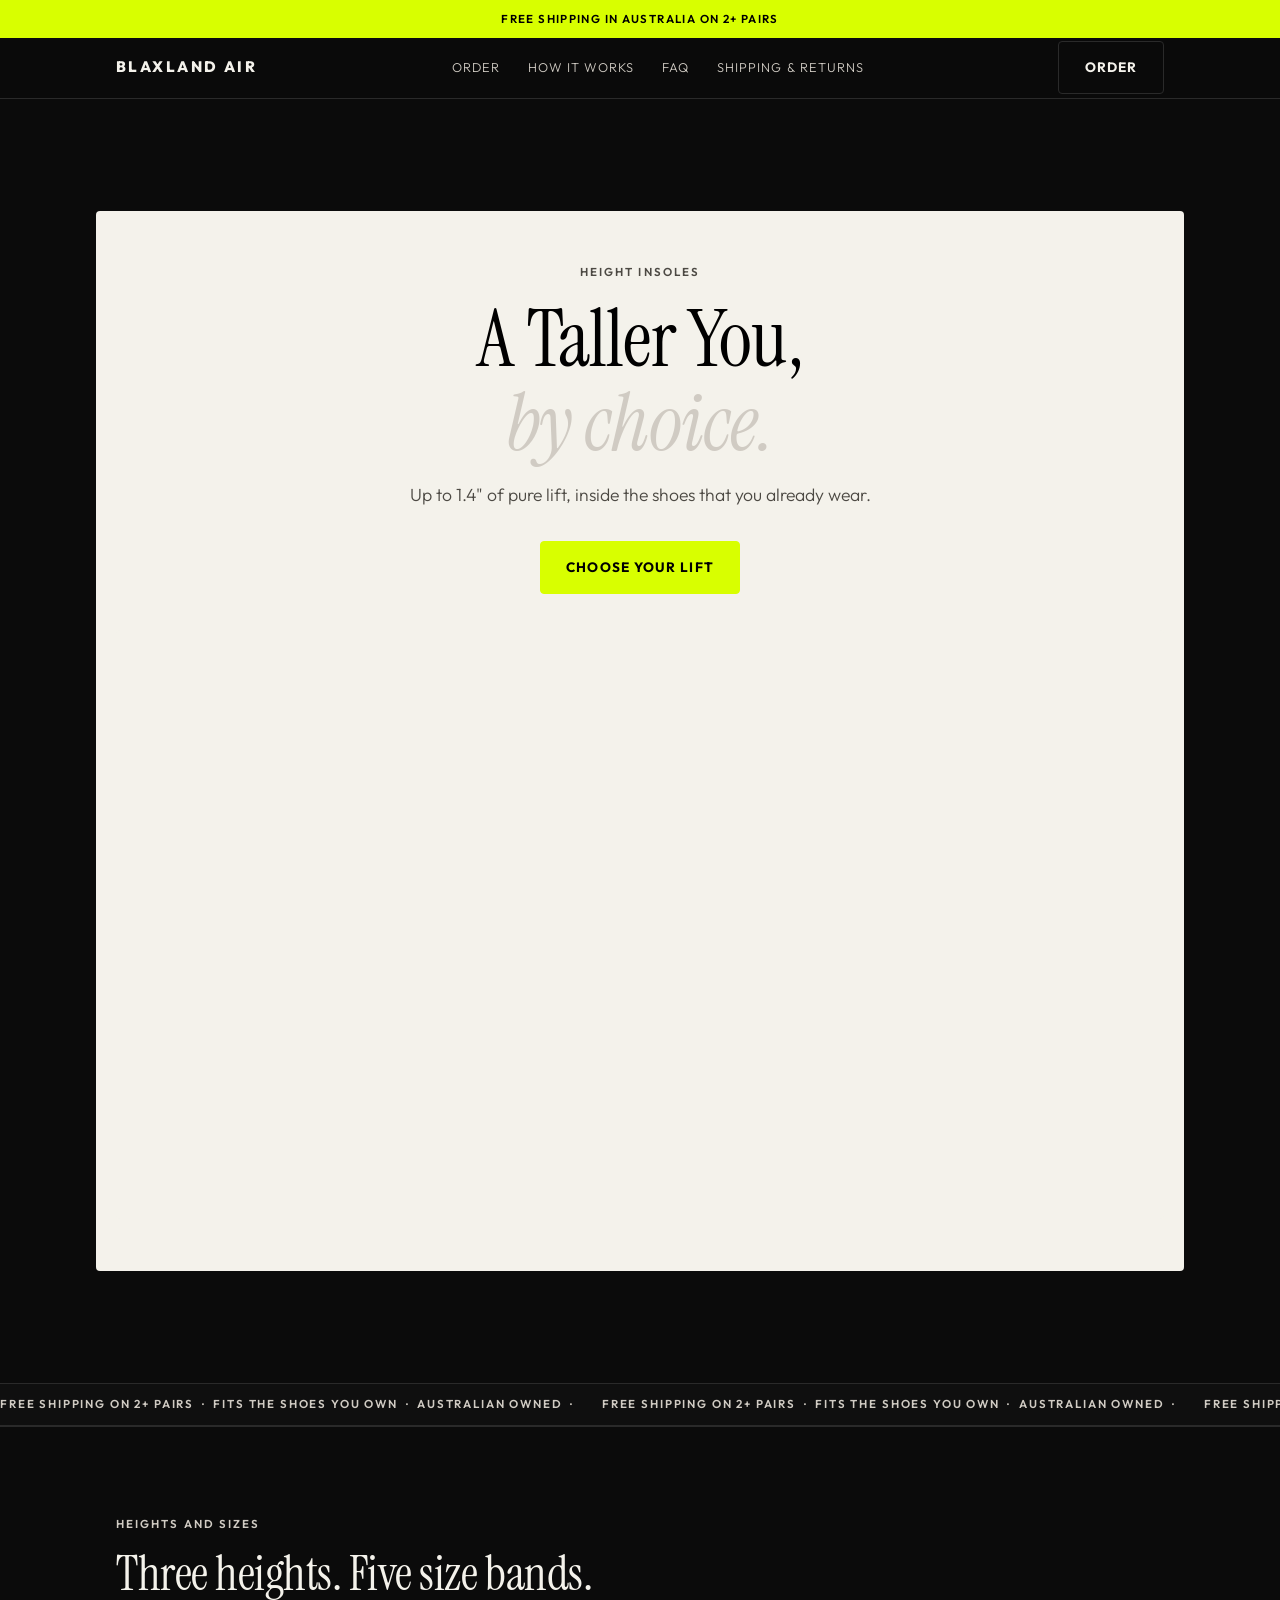
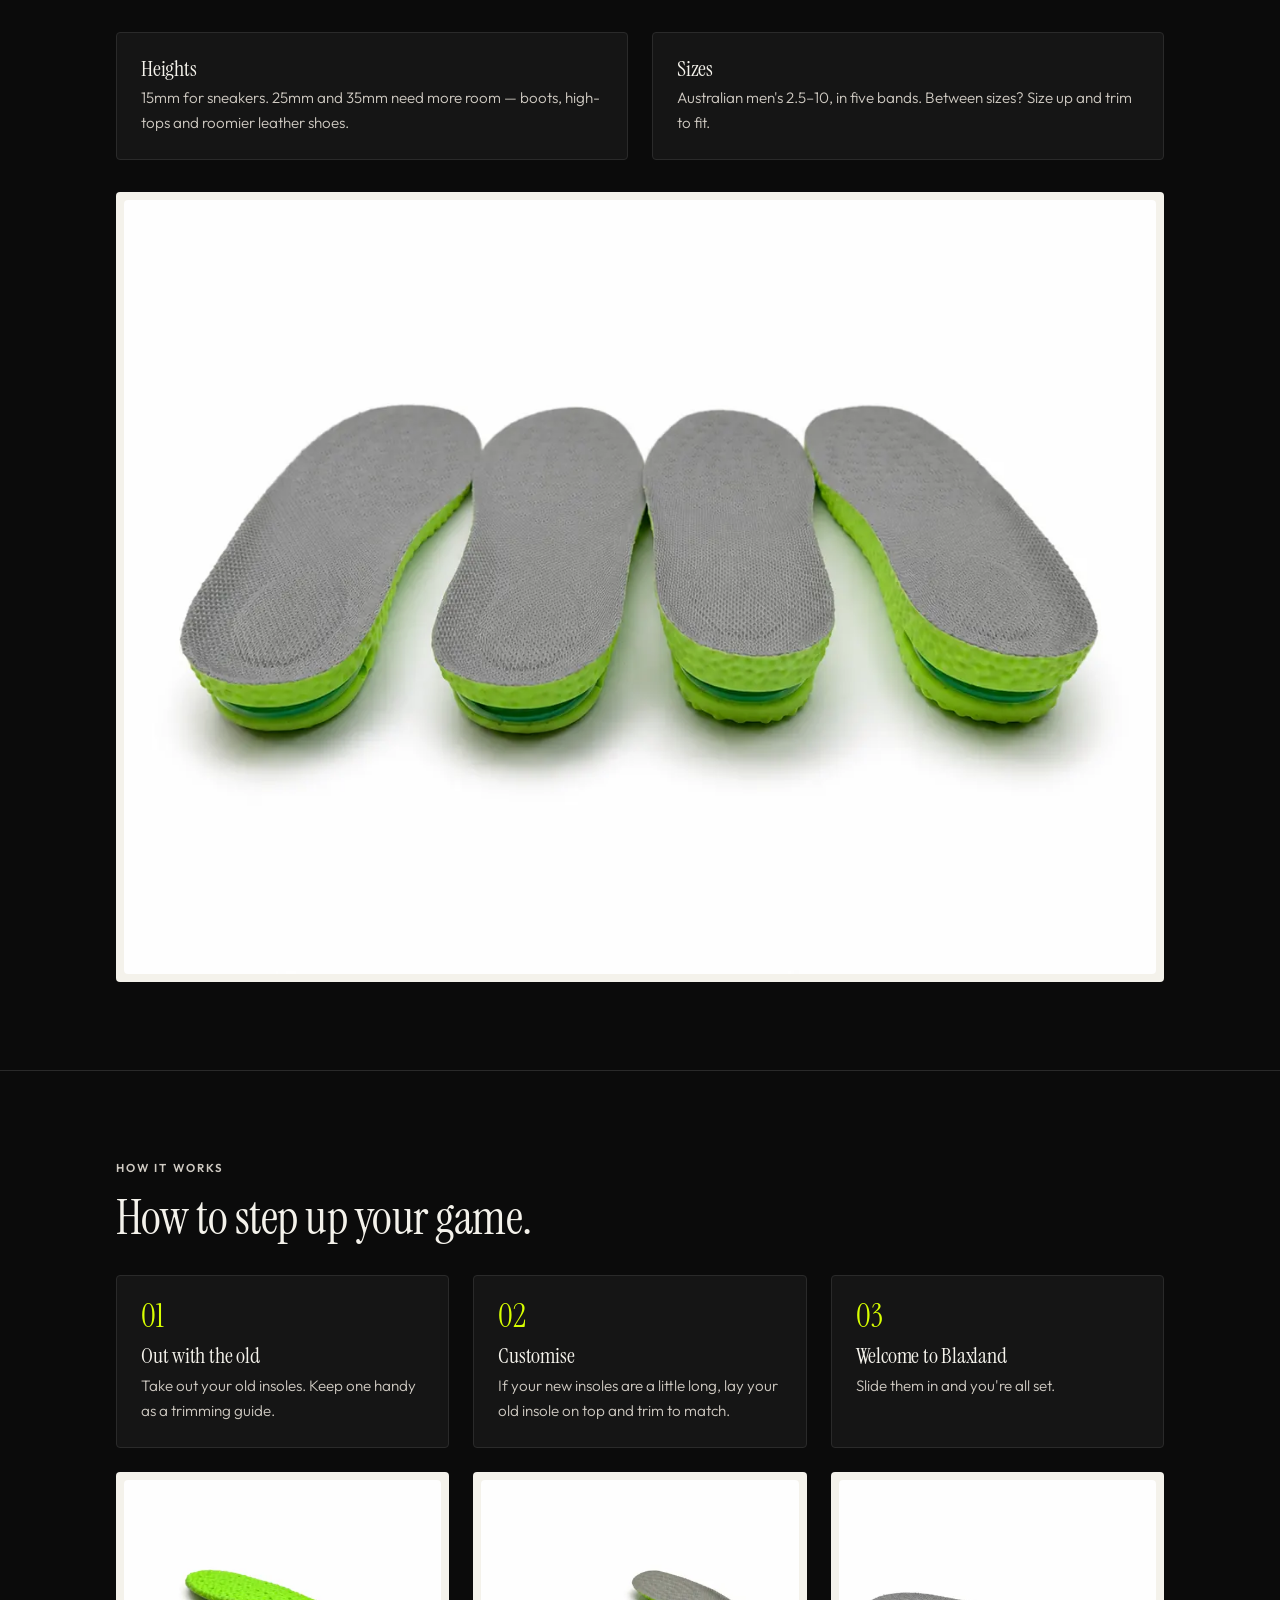
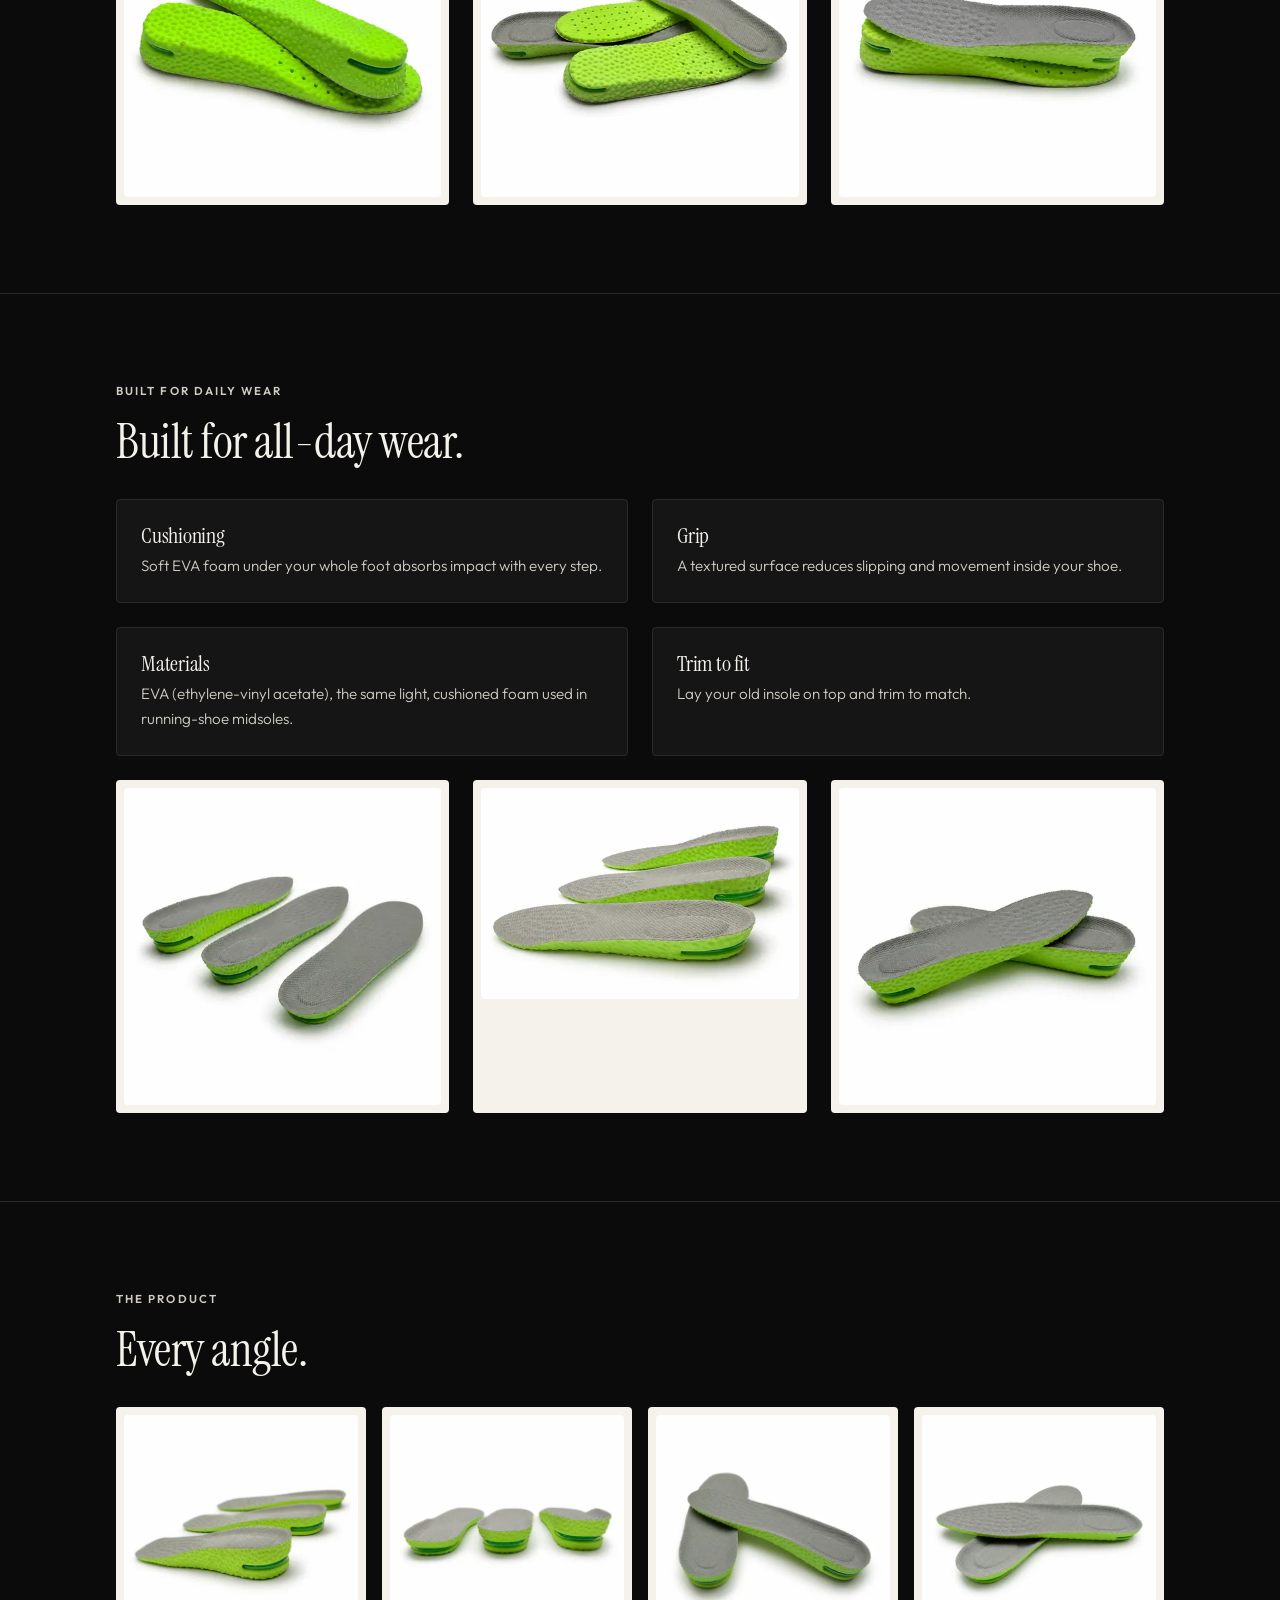
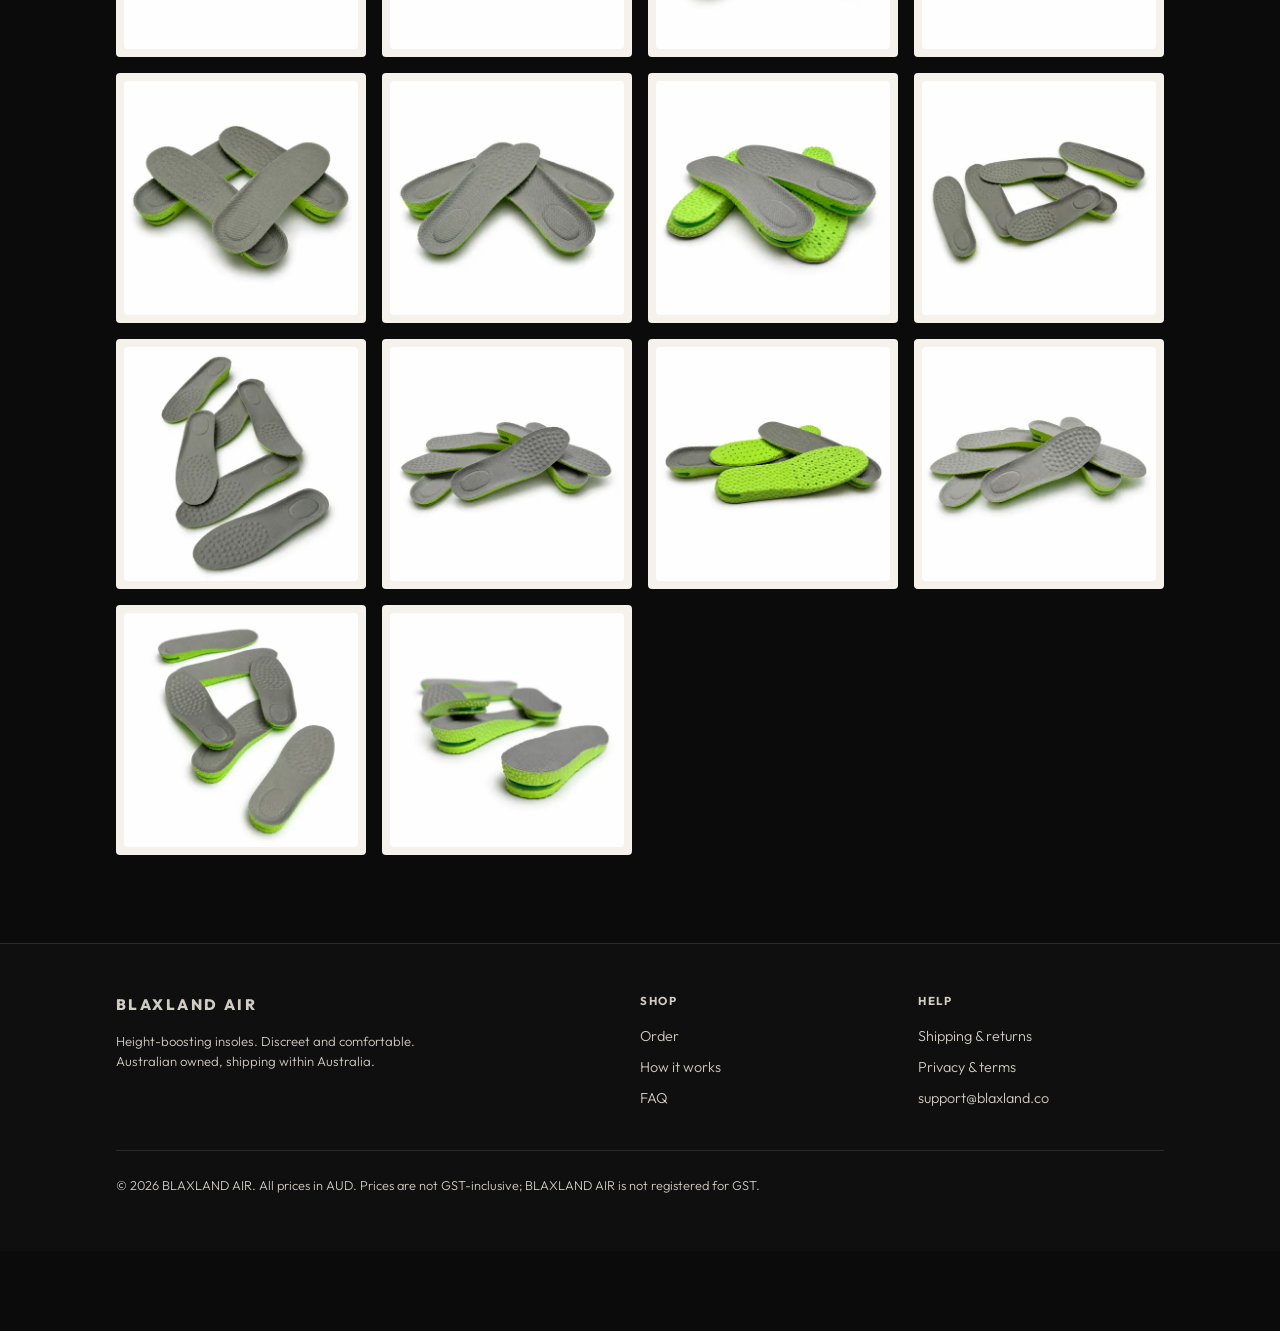
<file: index.html>
<!doctype html>
<html lang="en-AU">
  <head>
    <meta charset="utf-8" />
    <meta name="viewport" content="width=device-width, initial-scale=1" />
    <title>BLAXLAND AIR · Height Insoles</title>
    <meta
      name="description"
      content="Height insoles in 0.6&quot;, 1.0&quot; and 1.4&quot; lifts. Australian men’s sizes 2.5–10. Free shipping in Australia on 2+ pairs."
    />
    <meta name="theme-color" content="#0b0b0b" />
    <link rel="icon" href="data:image/svg+xml,<svg xmlns='http://www.w3.org/2000/svg' viewBox='0 0 32 32'><rect width='32' height='32' rx='7' fill='%230B0B0B'/><text x='16' y='24' font-family='Helvetica,Arial,sans-serif' font-size='21' font-weight='bold' fill='%23D8FF00' text-anchor='middle'>B</text></svg>" />
    <link rel="canonical" href="https://blaxland.co/" />

    <meta property="og:type" content="website" />
    <meta property="og:title" content="BLAXLAND AIR · Height Insoles" />
    <meta
      property="og:description"
      content="Height insoles in 0.6&quot;, 1.0&quot; and 1.4&quot; lifts. Australian men’s sizes 2.5–10. Free shipping in Australia on 2+ pairs."
    />
    <meta property="og:url" content="https://blaxland.co/" />

    <link rel="preconnect" href="https://fonts.googleapis.com" />
    <link rel="preconnect" href="https://fonts.gstatic.com" crossorigin />
    <link
      href="https://fonts.googleapis.com/css2?family=Anton&family=Instrument+Serif:ital@0;1&family=Outfit:wght@300;400;500;600;700;800&display=swap"
      rel="stylesheet"
    />
    <link rel="stylesheet" href="assets/css/site.css" />
    <!-- Meta Pixel (+ GA4 when set): assets/js/tracking.js -->
    <script src="assets/js/tracking.js"></script>
  </head>

  <body>
    <div class="home-view" id="home">
    <div class="announce">Free shipping in Australia on 2+ pairs</div>

    <header class="nav">
      <div class="wrap nav-inner">
        <a class="wordmark" href="index.html">BLAXLAND AIR</a>
        <ul class="nav-links">
          <li><a href="#lift">Order</a></li>
          <li><a href="#how">How it works</a></li>
          <li><a href="faq.html">FAQ</a></li>
          <li><a href="policies.html">Shipping &amp; returns</a></li>
        </ul>
        <a class="btn btn-ghost" href="#lift">Order</a>
      </div>
    </header>

    <main>
      <!-- HERO -->
      <section class="hero">
        <div class="wrap hero-panel">
          <p class="eyebrow">Height insoles</p>
          <h1>A Taller You,<br /><em>by choice.</em></h1>
          <p class="lede">
            Up to 1.4" of pure lift, inside the shoes that you already wear.
          </p>
          <div class="hero-actions">
            <a class="btn" href="#lift">Choose your lift</a>
          </div>
          <a class="hero-carousel" href="#lift" aria-label="See the three lifts and choose yours">
            <div class="hero-slide" style="--i:0">
              <div class="ph" style="aspect-ratio:1.7787;background-image:url([data-uri])">
                <img src="assets/img/lift-15mm.jpg"
                     srcset="assets/img/lift-15mm-480.webp 480w, assets/img/lift-15mm-768.webp 768w, assets/img/lift-15mm-1200.webp 1200w"
                     sizes="(min-width: 70rem) 62rem, 94vw"
                     alt="Side profile of the 15mm insole, showing how thick the green wedge is under the heel."
                     loading="eager" fetchpriority="high" decoding="async">
              </div>
              <span class="hero-slide-cap">15mm &middot; 0.6&quot;</span>
            </div>
            <div class="hero-slide" style="--i:1">
              <div class="ph" style="aspect-ratio:1.7787;background-image:url([data-uri])">
                <img src="assets/img/lift-25mm.jpg"
                     srcset="assets/img/lift-25mm-480.webp 480w, assets/img/lift-25mm-768.webp 768w, assets/img/lift-25mm-1200.webp 1200w"
                     sizes="(min-width: 70rem) 62rem, 94vw"
                     alt="Side profile of the 25mm insole, showing how thick the green wedge is under the heel."
                     loading="eager" fetchpriority="high" decoding="async">
              </div>
              <span class="hero-slide-cap">25mm &middot; 1.0&quot;</span>
            </div>
            <div class="hero-slide" style="--i:2">
              <div class="ph" style="aspect-ratio:1.7787;background-image:url([data-uri])">
                <img src="assets/img/lift-35mm.jpg"
                     srcset="assets/img/lift-35mm-480.webp 480w, assets/img/lift-35mm-768.webp 768w, assets/img/lift-35mm-1200.webp 1200w"
                     sizes="(min-width: 70rem) 62rem, 94vw"
                     alt="Side profile of the 35mm insole, showing how thick the green wedge is under the heel."
                     loading="eager" fetchpriority="high" decoding="async">
              </div>
              <span class="hero-slide-cap">35mm &middot; 1.4&quot;</span>
            </div>
          </a>
        </div>
      </section>

      <div class="marquee" aria-hidden="true">
        <div class="marquee-track">
          <span
            >Free shipping on 2+ pairs &nbsp;·&nbsp; Fits the shoes you own
            &nbsp;·&nbsp; Australian owned &nbsp;·&nbsp;
          </span>
        </div>
      </div>

      <!-- SIZING ---------------------------------------------------------- -->
      <section>
        <div class="wrap">
          <p class="eyebrow">Heights and sizes</p>
          <h2>Three heights. Five size bands.</h2>
          <div class="grid grid-2" style="margin-top: 2rem">
            <div class="card">
              <h3>Heights</h3>
              <p>
                15mm for sneakers. 25mm and 35mm need more room — boots,
                high-tops and roomier leather shoes.
              </p>
            </div>
            <div class="card">
              <h3>Sizes</h3>
              <p>
                Australian men's 2.5&ndash;10, in five bands. Between sizes?
                Size up and trim to fit.
              </p>
            </div>
          </div>
          <div class="shot-wide">
            <a class="shot shot-link" href="#lift">
              <div class="ph" style="aspect-ratio:1.334;background-image:url([data-uri])">
                <img src="assets/img/hero-row.jpg"
                     srcset="assets/img/hero-row-480.webp 480w, assets/img/hero-row-768.webp 768w, assets/img/hero-row-1200.webp 1200w"
                     sizes="(min-width: 70rem) 62rem, 94vw"
                     alt="Four BLAXLAND AIR height insoles standing in a row, each with a grey textured top layer above a lime green foam wedge."
                     loading="lazy" decoding="async">
              </div>
            </a>
          </div>
        </div>
      </section>

      <!-- HOW IT WORKS ---------------------------------------------------- -->
      <section id="how">
        <div class="wrap">
          <p class="eyebrow">How it works</p>
          <h2>How to step up your game.</h2>
          <div class="grid grid-3" style="margin-top: 2rem">
            <div class="card">
              <span class="step-num">01</span>
              <h3>Out with the old</h3>
              <p>
                Take out your old insoles. Keep one handy as a trimming guide.
              </p>
            </div>
            <div class="card">
              <span class="step-num">02</span>
              <h3>Customise</h3>
              <p>
                If your new insoles are a little long, lay your old insole on top
                and trim to match.
              </p>
            </div>
            <div class="card">
              <span class="step-num">03</span>
              <h3>Welcome to Blaxland</h3>
              <p>Slide them in and you're all set.</p>
            </div>
          </div>
          <div class="grid grid-3 shot-row">
            <a class="shot shot-link" href="#lift">
              <div class="ph" style="aspect-ratio:1.0;background-image:url([data-uri])">
                <img src="assets/img/underside.jpg"
                     srcset="assets/img/underside-480.webp 480w, assets/img/underside-768.webp 768w, assets/img/underside-1200.webp 1200w"
                     sizes="(min-width: 46rem) 30vw, 92vw"
                     alt="The green underside of two insoles, showing the perforated, textured foam surface."
                     loading="lazy" decoding="async">
              </div>
            </a>
            <a class="shot shot-link" href="#lift">
              <div class="ph" style="aspect-ratio:1.0;background-image:url([data-uri])">
                <img src="assets/img/top-and-underside.jpg"
                     srcset="assets/img/top-and-underside-480.webp 480w, assets/img/top-and-underside-768.webp 768w, assets/img/top-and-underside-1200.webp 1200w"
                     sizes="(min-width: 46rem) 30vw, 92vw"
                     alt="Two insoles turned to show both faces: the grey textured top layer and the green perforated underside."
                     loading="lazy" decoding="async">
              </div>
            </a>
            <a class="shot shot-link" href="#lift">
              <div class="ph" style="aspect-ratio:1.0;background-image:url([data-uri])">
                <img src="assets/img/stacked-side.jpg"
                     srcset="assets/img/stacked-side-480.webp 480w, assets/img/stacked-side-768.webp 768w, assets/img/stacked-side-1200.webp 1200w"
                     sizes="(min-width: 46rem) 30vw, 92vw"
                     alt="A pair of insoles stacked and seen from the side, with the heel wedge and the grey top layer both visible."
                     loading="lazy" decoding="async">
              </div>
            </a>
          </div>
        </div>
      </section>

      <!-- COMFORT --------------------------------------------------------- -->
      <section>
        <div class="wrap">
          <p class="eyebrow">Built for daily wear</p>
          <h2>Built for all-day wear.</h2>
          <div class="grid grid-2" style="margin-top: 2rem">
            <div class="card">
              <h3>Cushioning</h3>
              <p>
                Soft EVA foam under your whole foot absorbs impact with every
                step.
              </p>
            </div>
            <div class="card">
              <h3>Grip</h3>
              <p>
                A textured surface reduces slipping and movement inside your
                shoe.
              </p>
            </div>
            <div class="card">
              <h3>Materials</h3>
              <p>
                EVA (ethylene-vinyl acetate), the same light, cushioned foam used
                in running-shoe midsoles.
              </p>
            </div>
            <div class="card">
              <h3>Trim to fit</h3>
              <p>Lay your old insole on top and trim to match.</p>
            </div>
          </div>
          <div class="grid grid-3 shot-row">
            <a class="shot shot-link" href="#lift">
              <div class="ph" style="aspect-ratio:1.0;background-image:url([data-uri])">
                <img src="assets/img/lifts-from-above.jpg"
                     srcset="assets/img/lifts-from-above-480.webp 480w, assets/img/lifts-from-above-768.webp 768w, assets/img/lifts-from-above-1200.webp 1200w"
                     sizes="(min-width: 46rem) 30vw, 92vw"
                     alt="Three insoles seen from above, each built on a different wedge height."
                     loading="lazy" decoding="async">
              </div>
            </a>
            <a class="shot shot-link" href="#lift">
              <div class="ph" style="aspect-ratio:1.5;background-image:url([data-uri])">
                <img src="assets/img/lifts-low-angle.jpg"
                     srcset="assets/img/lifts-low-angle-480.webp 480w, assets/img/lifts-low-angle-768.webp 768w, assets/img/lifts-low-angle-1200.webp 1200w"
                     sizes="(min-width: 46rem) 30vw, 92vw"
                     alt="Three insoles photographed at a low angle so the stepped heel heights are visible together."
                     loading="lazy" decoding="async">
              </div>
            </a>
            <a class="shot shot-link" href="#lift">
              <div class="ph" style="aspect-ratio:1.0;background-image:url([data-uri])">
                <img src="assets/img/pair-three-quarter.jpg"
                     srcset="assets/img/pair-three-quarter-480.webp 480w, assets/img/pair-three-quarter-768.webp 768w, assets/img/pair-three-quarter-1200.webp 1200w"
                     sizes="(min-width: 46rem) 30vw, 92vw"
                     alt="A pair of insoles at a three-quarter angle, grey top layer facing up."
                     loading="lazy" decoding="async">
              </div>
            </a>
          </div>
        </div>
      </section>


      <!-- GALLERY --------------------------------------------------------- -->
      <section id="gallery">
        <div class="wrap">
          <p class="eyebrow">The product</p>
          <h2>Every angle.</h2>
          <div class="gallery-grid">
            <a class="shot shot-link" href="#lift">
              <div class="ph" style="aspect-ratio:1.0;background-image:url([data-uri])">
                <img src="assets/img/g-lifts-row.jpg"
                     srcset="assets/img/g-lifts-row-480.webp 480w, assets/img/g-lifts-row-768.webp 768w, assets/img/g-lifts-row-1200.webp 1200w"
                     sizes="(min-width: 46rem) 22vw, 45vw"
                     alt="Three insoles staggered in a row at a three-quarter angle."
                     loading="lazy" decoding="async">
              </div>
            </a>
            <a class="shot shot-link" href="#lift">
              <div class="ph" style="aspect-ratio:1.0;background-image:url([data-uri])">
                <img src="assets/img/lifts-heel-on.jpg"
                     srcset="assets/img/lifts-heel-on-480.webp 480w, assets/img/lifts-heel-on-768.webp 768w, assets/img/lifts-heel-on-1200.webp 1200w"
                     sizes="(min-width: 46rem) 22vw, 45vw"
                     alt="The three lifts seen heel-on side by side, so the wedge thicknesses line up for comparison."
                     loading="lazy" decoding="async">
              </div>
            </a>
            <a class="shot shot-link" href="#lift">
              <div class="ph" style="aspect-ratio:1.0;background-image:url([data-uri])">
                <img src="assets/img/g-pair-angled.jpg"
                     srcset="assets/img/g-pair-angled-480.webp 480w, assets/img/g-pair-angled-768.webp 768w, assets/img/g-pair-angled-1200.webp 1200w"
                     sizes="(min-width: 46rem) 22vw, 45vw"
                     alt="A pair of insoles overlapping at an angle."
                     loading="lazy" decoding="async">
              </div>
            </a>
            <a class="shot shot-link" href="#lift">
              <div class="ph" style="aspect-ratio:1.0;background-image:url([data-uri])">
                <img src="assets/img/g-pair-overlap.jpg"
                     srcset="assets/img/g-pair-overlap-480.webp 480w, assets/img/g-pair-overlap-768.webp 768w, assets/img/g-pair-overlap-1200.webp 1200w"
                     sizes="(min-width: 46rem) 22vw, 45vw"
                     alt="One insole resting across another, grey tops facing up."
                     loading="lazy" decoding="async">
              </div>
            </a>
            <a class="shot shot-link" href="#lift">
              <div class="ph" style="aspect-ratio:1.0;background-image:url([data-uri])">
                <img src="assets/img/g-four-loose.jpg"
                     srcset="assets/img/g-four-loose-480.webp 480w, assets/img/g-four-loose-768.webp 768w, assets/img/g-four-loose-1200.webp 1200w"
                     sizes="(min-width: 46rem) 22vw, 45vw"
                     alt="Four insoles arranged loosely, grey tops and green wedges visible."
                     loading="lazy" decoding="async">
              </div>
            </a>
            <a class="shot shot-link" href="#lift">
              <div class="ph" style="aspect-ratio:1.0;background-image:url([data-uri])">
                <img src="assets/img/g-four-v.jpg"
                     srcset="assets/img/g-four-v-480.webp 480w, assets/img/g-four-v-768.webp 768w, assets/img/g-four-v-1200.webp 1200w"
                     sizes="(min-width: 46rem) 22vw, 45vw"
                     alt="Four insoles arranged in a V, grey top layers facing up."
                     loading="lazy" decoding="async">
              </div>
            </a>
            <a class="shot shot-link" href="#lift">
              <div class="ph" style="aspect-ratio:1.0;background-image:url([data-uri])">
                <img src="assets/img/g-four-stacked.jpg"
                     srcset="assets/img/g-four-stacked-480.webp 480w, assets/img/g-four-stacked-768.webp 768w, assets/img/g-four-stacked-1200.webp 1200w"
                     sizes="(min-width: 46rem) 22vw, 45vw"
                     alt="Four insoles stacked together, grey and green layers alternating."
                     loading="lazy" decoding="async">
              </div>
            </a>
            <a class="shot shot-link" href="#lift">
              <div class="ph" style="aspect-ratio:1.0;background-image:url([data-uri])">
                <img src="assets/img/g-six-ring.jpg"
                     srcset="assets/img/g-six-ring-480.webp 480w, assets/img/g-six-ring-768.webp 768w, assets/img/g-six-ring-1200.webp 1200w"
                     sizes="(min-width: 46rem) 22vw, 45vw"
                     alt="Six insoles arranged in a loose ring."
                     loading="lazy" decoding="async">
              </div>
            </a>
            <a class="shot shot-link" href="#lift">
              <div class="ph" style="aspect-ratio:1.0;background-image:url([data-uri])">
                <img src="assets/img/g-six-foreground.jpg"
                     srcset="assets/img/g-six-foreground-480.webp 480w, assets/img/g-six-foreground-768.webp 768w, assets/img/g-six-foreground-1200.webp 1200w"
                     sizes="(min-width: 46rem) 22vw, 45vw"
                     alt="Six insoles arranged with one in the foreground, grey top layer facing the camera."
                     loading="lazy" decoding="async">
              </div>
            </a>
            <a class="shot shot-link" href="#lift">
              <div class="ph" style="aspect-ratio:1.0;background-image:url([data-uri])">
                <img src="assets/img/g-pile.jpg"
                     srcset="assets/img/g-pile-480.webp 480w, assets/img/g-pile-768.webp 768w, assets/img/g-pile-1200.webp 1200w"
                     sizes="(min-width: 46rem) 22vw, 45vw"
                     alt="A pile of insoles, grey tops and green wedges mixed together."
                     loading="lazy" decoding="async">
              </div>
            </a>
            <a class="shot shot-link" href="#lift">
              <div class="ph" style="aspect-ratio:1.0;background-image:url([data-uri])">
                <img src="assets/img/g-mixed-underside.jpg"
                     srcset="assets/img/g-mixed-underside-480.webp 480w, assets/img/g-mixed-underside-768.webp 768w, assets/img/g-mixed-underside-1200.webp 1200w"
                     sizes="(min-width: 46rem) 22vw, 45vw"
                     alt="Insoles overlapping so the green perforated underside faces the camera."
                     loading="lazy" decoding="async">
              </div>
            </a>
            <a class="shot shot-link" href="#lift">
              <div class="ph" style="aspect-ratio:1.0;background-image:url([data-uri])">
                <img src="assets/img/g-pile-alt.jpg"
                     srcset="assets/img/g-pile-alt-480.webp 480w, assets/img/g-pile-alt-768.webp 768w, assets/img/g-pile-alt-1200.webp 1200w"
                     sizes="(min-width: 46rem) 22vw, 45vw"
                     alt="A loose pile of insoles seen from above."
                     loading="lazy" decoding="async">
              </div>
            </a>
            <a class="shot shot-link" href="#lift">
              <div class="ph" style="aspect-ratio:1.0;background-image:url([data-uri])">
                <img src="assets/img/g-diamond-frame.jpg"
                     srcset="assets/img/g-diamond-frame-480.webp 480w, assets/img/g-diamond-frame-768.webp 768w, assets/img/g-diamond-frame-1200.webp 1200w"
                     sizes="(min-width: 46rem) 22vw, 45vw"
                     alt="Four insoles arranged in a diamond, heels together."
                     loading="lazy" decoding="async">
              </div>
            </a>
            <a class="shot shot-link" href="#lift">
              <div class="ph" style="aspect-ratio:1.0;background-image:url([data-uri])">
                <img src="assets/img/g-soft-focus.jpg"
                     srcset="assets/img/g-soft-focus-480.webp 480w, assets/img/g-soft-focus-768.webp 768w, assets/img/g-soft-focus-1200.webp 1200w"
                     sizes="(min-width: 46rem) 22vw, 45vw"
                     alt="Insoles scattered with a shallow depth of field, the nearest one sharp."
                     loading="lazy" decoding="async">
              </div>
            </a>
          </div>
        </div>
      </section>
    </main>

    <!-- Always one tap back to the product. Shown by site.js whenever neither
         the hero nor the product section is on screen. -->
    <a class="jump-to-order" href="#lift" hidden>
      <span>Choose your lift</span>
      <svg width="16" height="16" viewBox="0 0 16 16" fill="none" aria-hidden="true"><path d="M8 13V3M3.5 7.5 8 3l4.5 4.5" stroke="currentColor" stroke-width="2"></path></svg>
    </a>

    <footer>
      <div class="wrap">
        <div class="footer-grid">
          <div>
            <a class="wordmark" href="index.html">BLAXLAND AIR</a>
            <p class="fineprint" style="margin-top: 0.9rem; max-width: 22rem">
              Height-boosting insoles. Discreet and comfortable. Australian
              owned, shipping within Australia.
            </p>
          </div>
          <div>
            <h4>Shop</h4>
            <ul>
              <li><a href="#lift">Order</a></li>
              <li><a href="#how">How it works</a></li>
              <li><a href="faq.html">FAQ</a></li>
            </ul>
          </div>
          <div>
            <h4>Help</h4>
            <ul>
              <li><a href="policies.html">Shipping &amp; returns</a></li>
              <li><a href="policies.html#privacy">Privacy &amp; terms</a></li>
              <li>
                <a href="mailto:support@blaxland.co">support@blaxland.co</a>
              </li>
            </ul>
          </div>
        </div>
        <p class="footer-legal">
          &copy; <span data-year>2026</span> BLAXLAND AIR. All prices in AUD.
          Prices are not GST-inclusive; BLAXLAND AIR is not registered for GST.
        </p>
      </div>
    </footer>
    </div>

    <!-- PRODUCT FLOW ------------------------------------------------------
         Its own screen. Slides in from the right over the home page whenever
         a "Choose your lift" link is tapped (site.js routes it), then walks
         through one decision at a time (shop.js): lift, size, pairs, checkout.
         Price is only shown on the last step. -->
    <section
      class="flow"
      id="order"
      aria-labelledby="flow-heading"
      aria-hidden="true"
      inert
    >
      <h2 class="sr-only" id="flow-heading">Choose your lift</h2>
      <header class="flow-bar">
        <button type="button" class="flow-back" id="flow-back" aria-label="Back">
          <svg width="22" height="22" viewBox="0 0 22 22" fill="none" aria-hidden="true"><path d="M18 11H4m6-6-6 6 6 6" stroke="currentColor" stroke-width="2"></path></svg>
        </button>
        <span class="flow-brand">BLAXLAND AIR</span>
        <span class="flow-count" id="flow-count">Step 1 of 4</span>
      </header>
      <ol class="flow-progress" id="flow-progress" aria-hidden="true">
        <li class="is-current"><span>Lift</span></li>
        <li><span>Size</span></li>
        <li><span>Pairs</span></li>
        <li><span>Checkout</span></li>
      </ol>

      <div class="flow-body" id="flow-body">
        <div class="flow-inner">
          <!-- Steps are built from the live Wix product by shop.js. -->
          <div id="shop" hidden></div>

          <!-- Shown only if the Wix storefront fails to load. -->
          <div id="static-offers" class="flow-fallback">
            <p>
              The store is loading. If nothing appears, email
              <a href="mailto:support@blaxland.co">support@blaxland.co</a> and
              we'll take your order directly.
            </p>
          </div>
          <p class="fineprint" id="shop-fallback" hidden></p>
        </div>
      </div>

      <div class="flow-actions" id="flow-actions">
        <div class="flow-inner">
          <button type="button" class="btn btn-block" id="flow-next" disabled>
            Next: size
          </button>
          <a class="btn btn-block" id="buy" role="button" href="#checkout" hidden>Checkout</a>
          <p class="fineprint flow-msg" id="shop-msg" role="status" aria-live="polite"></p>
        </div>
      </div>
    </section>


    <script src="assets/js/site.js"></script>
    <script src="assets/js/wix-config.js"></script>
    <script type="module" src="assets/js/shop.js"></script>
    <!-- Omnisend: signup popup, form events and on-site tracking. Brand ID is
         public (it ships to every visitor's browser by design). -->
    <script type="text/javascript">
      window.omnisend = window.omnisend || [];
      omnisend.push(["brandID", "6ae2e3609a7bffffbe02c03d"]);
      omnisend.push(["track", "$pageViewed"]);
      !function(){var e=document.createElement("script");e.type="text/javascript",e.async=!0,e.src="https://omnisnippet1.com/inshop/launcher-v2.js";var t=document.getElementsByTagName("script")[0];t.parentNode.insertBefore(e,t)}();
    </script>
  </body>
</html>
</file>
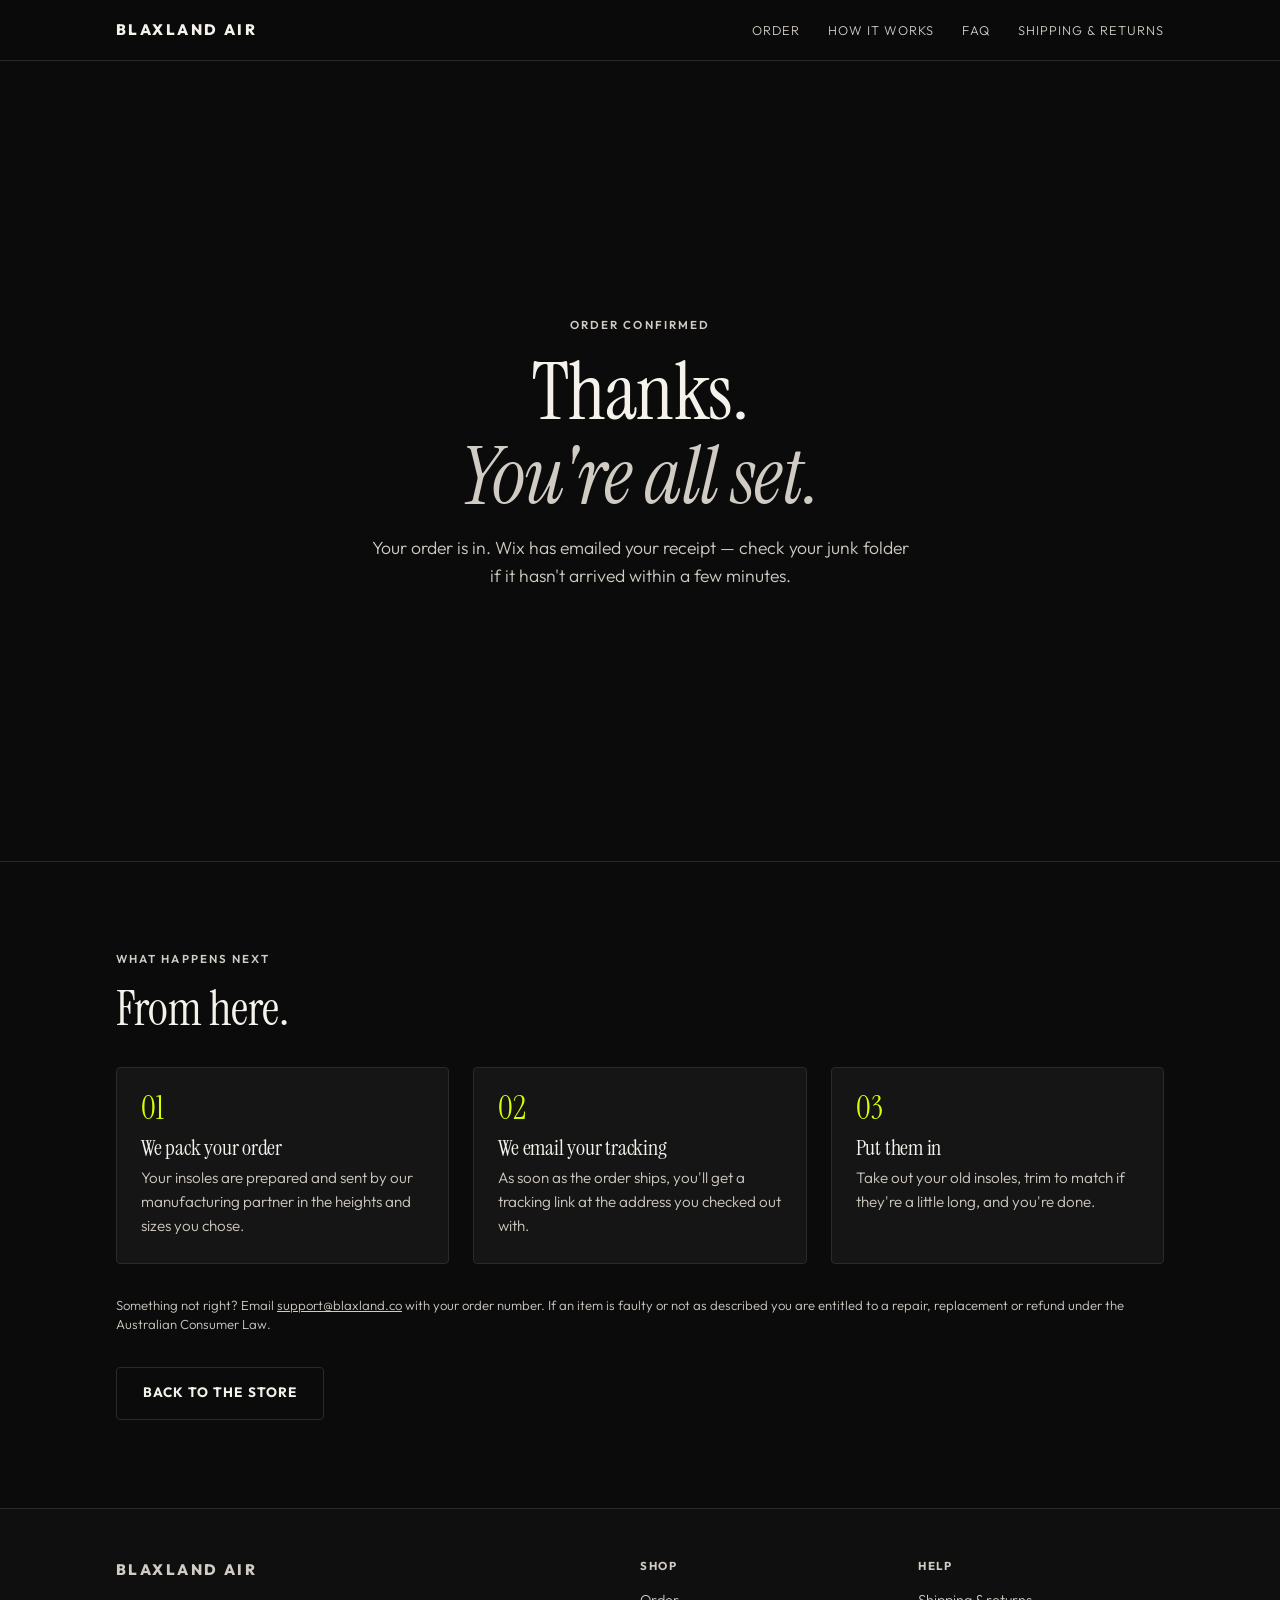
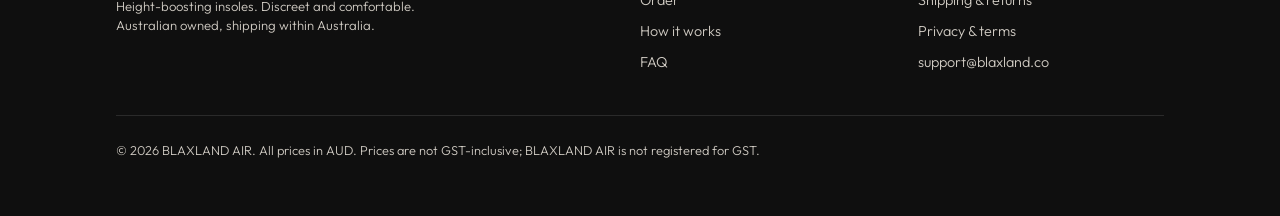
<file: thank-you/index.html>
<!doctype html>
<html lang="en-AU">
  <head>
    <meta charset="utf-8" />
    <meta name="viewport" content="width=device-width, initial-scale=1" />
    <title>Order confirmed · BLAXLAND AIR</title>
    <meta name="description" content="Thanks for your BLAXLAND AIR order." />
    <meta name="theme-color" content="#0b0b0b" />
    <link rel="icon" href="data:image/svg+xml,<svg xmlns='http://www.w3.org/2000/svg' viewBox='0 0 32 32'><rect width='32' height='32' rx='7' fill='%230B0B0B'/><text x='16' y='24' font-family='Helvetica,Arial,sans-serif' font-size='21' font-weight='bold' fill='%23D8FF00' text-anchor='middle'>B</text></svg>" />
    <!-- Keep this page out of search results. It is only ever reached by
         returning from checkout, and an indexed thank-you page is a classic
         way to pollute conversion tracking. -->
    <meta name="robots" content="noindex, nofollow" />
    <link rel="preconnect" href="https://fonts.googleapis.com" />
    <link rel="preconnect" href="https://fonts.gstatic.com" crossorigin />
    <link
      href="https://fonts.googleapis.com/css2?family=Instrument+Serif:ital@0;1&family=Outfit:wght@300;400;500;600;700;800&display=swap"
      rel="stylesheet"
    />
    <link rel="stylesheet" href="../assets/css/site.css" />
    <!-- Meta Pixel (+ GA4 when set): assets/js/tracking.js -->
    <script src="../assets/js/tracking.js"></script>
  </head>

  <body>
    <header class="nav">
      <div class="wrap nav-inner">
        <a class="wordmark" href="../index.html">BLAXLAND AIR</a>
        <ul class="nav-links">
          <li><a href="../index.html#order">Order</a></li>
          <li><a href="../index.html#how">How it works</a></li>
          <li><a href="../faq.html">FAQ</a></li>
          <li><a href="../policies.html">Shipping &amp; returns</a></li>
        </ul>
      </div>
    </header>

    <main>
      <section class="hero wrap">
        <p class="eyebrow">Order confirmed</p>
        <h1>Thanks.<br /><em>You're all set.</em></h1>
        <p class="lede" id="order-ref" hidden></p>
        <p class="lede">
          Your order is in. Wix has emailed your receipt — check your junk
          folder if it hasn't arrived within a few minutes.
        </p>
      </section>

      <section>
        <div class="wrap">
          <p class="eyebrow">What happens next</p>
          <h2>From here.</h2>
          <div class="grid grid-3" style="margin-top: 2rem">
            <div class="card">
              <span class="step-num">01</span>
              <h3>We pack your order</h3>
              <p>
                Your insoles are prepared and sent by our manufacturing partner
                in the heights and sizes you chose.
              </p>
            </div>
            <div class="card">
              <span class="step-num">02</span>
              <h3>We email your tracking</h3>
              <p>
                As soon as the order ships, you'll get a tracking link at the
                address you checked out with.
              </p>
            </div>
            <div class="card">
              <span class="step-num">03</span>
              <h3>Put them in</h3>
              <p>
                Take out your old insoles, trim to match if they're a little
                long, and you're done.
              </p>
            </div>
          </div>

          <p class="fineprint" style="margin-top: 2rem">
            Something not right? Email
            <a href="mailto:support@blaxland.co">support@blaxland.co</a> with
            your order number. If an item is faulty or not as described you are
            entitled to a repair, replacement or refund under the Australian
            Consumer Law.
          </p>

          <div class="hero-actions" style="justify-content: flex-start">
            <a class="btn btn-ghost" href="../index.html">Back to the store</a>
          </div>
        </div>
      </section>
    </main>

    <footer>
      <div class="wrap">
        <div class="footer-grid">
          <div>
            <a class="wordmark" href="../index.html">BLAXLAND AIR</a>
            <p class="fineprint" style="margin-top: 0.9rem; max-width: 22rem">
              Height-boosting insoles. Discreet and comfortable. Australian
              owned, shipping within Australia.
            </p>
          </div>
          <div>
            <h4>Shop</h4>
            <ul>
              <li><a href="../index.html#order">Order</a></li>
              <li><a href="../index.html#how">How it works</a></li>
              <li><a href="../faq.html">FAQ</a></li>
            </ul>
          </div>
          <div>
            <h4>Help</h4>
            <ul>
              <li><a href="../policies.html">Shipping &amp; returns</a></li>
              <li>
                <a href="../policies.html#privacy">Privacy &amp; terms</a>
              </li>
              <li>
                <a href="mailto:support@blaxland.co">support@blaxland.co</a>
              </li>
            </ul>
          </div>
        </div>
        <p class="footer-legal">
          &copy; <span data-year>2026</span> BLAXLAND AIR. All prices in AUD.
          Prices are not GST-inclusive; BLAXLAND AIR is not registered for GST.
        </p>
      </div>
    </footer>

    <script>
      // Show an order reference ONLY if Wix put one in the URL. Nothing is
      // fabricated, and no order total is shown or recalculated here — the
      // authoritative figures are on the Wix receipt.
      (function () {
        var p = new URLSearchParams(location.search);
        var ref =
          p.get("orderId") || p.get("orderNumber") || p.get("order_id") || "";
        // Report the sale to Meta (and GA4). tracking.js only counts it if
        // this browser started a checkout, and never twice for one order.
        if (window.blxTrack) window.blxTrack.purchase(ref);
        if (ref) {
          var node = document.getElementById("order-ref");
          node.textContent = "Order reference: " + ref;
          node.hidden = false;
        }
        var yr = document.querySelector("[data-year]");
        if (yr) yr.textContent = new Date().getFullYear();
      })();
    </script>
    <!-- Omnisend: signup popup, form events and on-site tracking. Brand ID is
         public (it ships to every visitor's browser by design). -->
    <script type="text/javascript">
      window.omnisend = window.omnisend || [];
      omnisend.push(["brandID", "6ae2e3609a7bffffbe02c03d"]);
      omnisend.push(["track", "$pageViewed"]);
      !function(){var e=document.createElement("script");e.type="text/javascript",e.async=!0,e.src="https://omnisnippet1.com/inshop/launcher-v2.js";var t=document.getElementsByTagName("script")[0];t.parentNode.insertBefore(e,t)}();
    </script>
  </body>
</html>
</file>
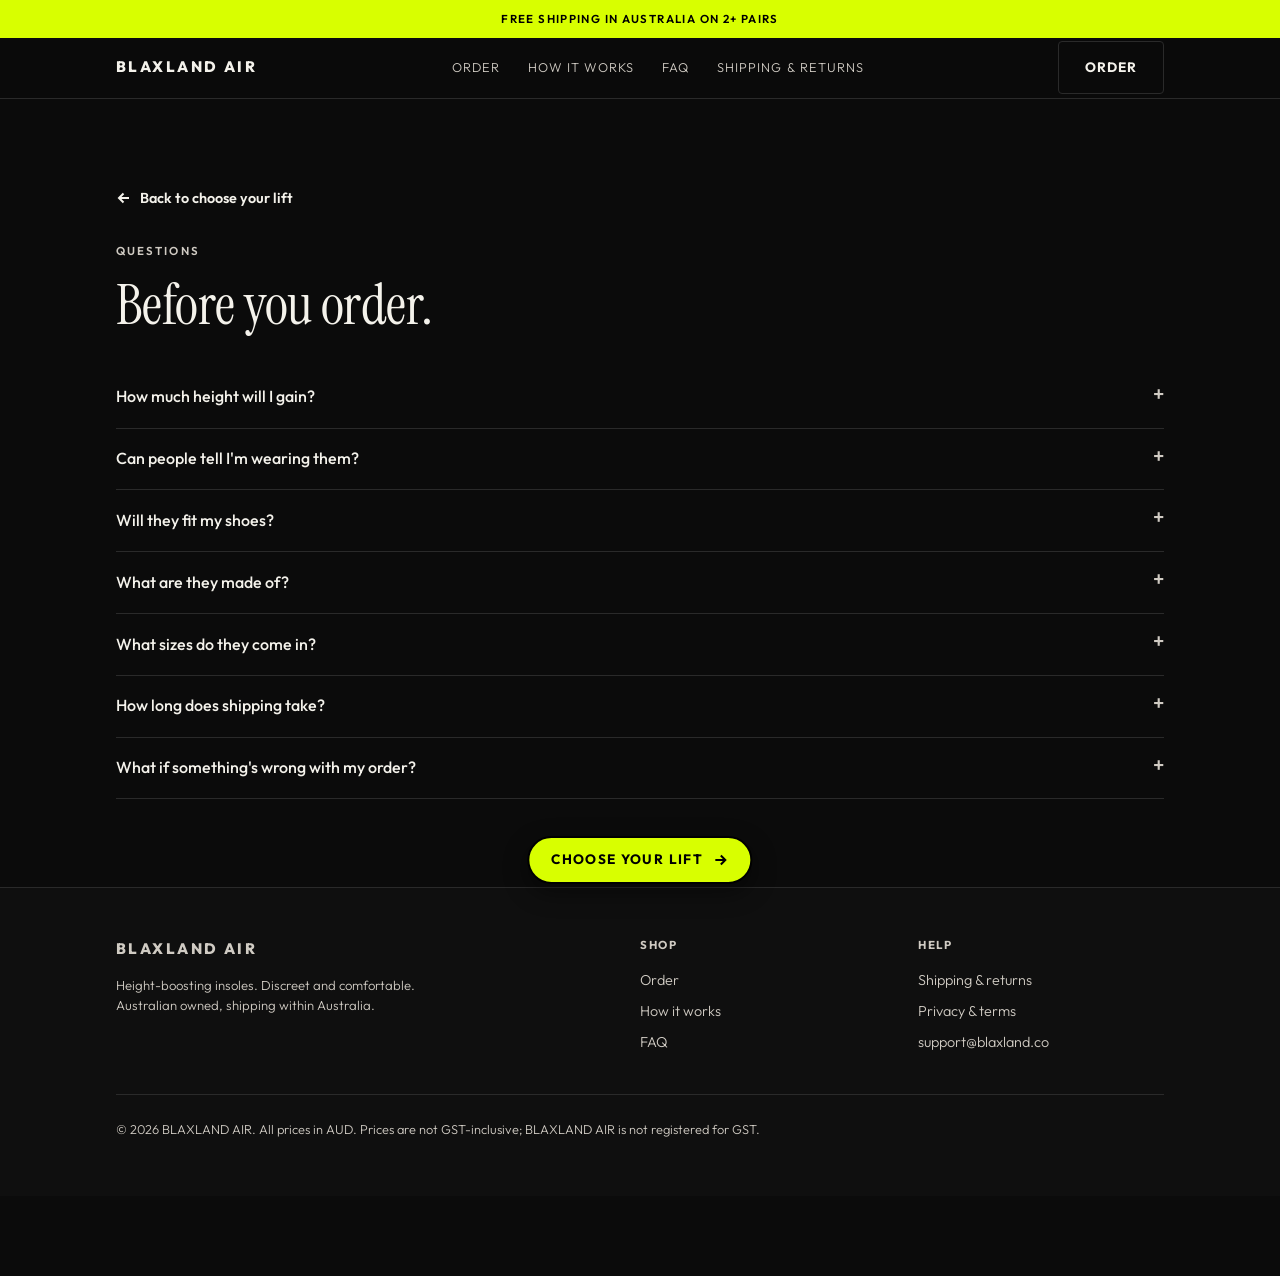
<file: faq.html>
<!doctype html>
<html lang="en-AU">
  <head>
    <meta charset="utf-8" />
    <meta name="viewport" content="width=device-width, initial-scale=1" />
    <title>FAQ · BLAXLAND AIR</title>
    <meta
      name="description"
      content="Answers on lift height, fit, sizing, shipping and returns for BLAXLAND AIR height insoles."
    />
    <meta name="theme-color" content="#0b0b0b" />
    <link rel="icon" href="data:image/svg+xml,<svg xmlns='http://www.w3.org/2000/svg' viewBox='0 0 32 32'><rect width='32' height='32' rx='7' fill='%230B0B0B'/><text x='16' y='24' font-family='Helvetica,Arial,sans-serif' font-size='21' font-weight='bold' fill='%23D8FF00' text-anchor='middle'>B</text></svg>" />
    <link rel="canonical" href="https://blaxland.co/faq.html" />

    <meta property="og:type" content="website" />
    <meta property="og:title" content="FAQ · BLAXLAND AIR" />
    <meta
      property="og:description"
      content="Height insoles in 0.6&quot;, 1.0&quot; and 1.4&quot; lifts. Australian men’s sizes 2.5–10. Free shipping in Australia on 2+ pairs."
    />
    <meta property="og:url" content="https://blaxland.co/" />

    <link rel="preconnect" href="https://fonts.googleapis.com" />
    <link rel="preconnect" href="https://fonts.gstatic.com" crossorigin />
    <link
      href="https://fonts.googleapis.com/css2?family=Anton&family=Instrument+Serif:ital@0;1&family=Outfit:wght@300;400;500;600;700;800&display=swap"
      rel="stylesheet"
    />
    <link rel="stylesheet" href="assets/css/site.css" />
    <!-- Meta Pixel (+ GA4 when set): assets/js/tracking.js -->
    <script src="assets/js/tracking.js"></script>
  </head>

  <body>
    <div class="announce">Free shipping in Australia on 2+ pairs</div>

    <header class="nav">
      <div class="wrap nav-inner">
        <a class="wordmark" href="index.html">BLAXLAND AIR</a>
        <ul class="nav-links">
          <li><a href="index.html#order">Order</a></li>
          <li><a href="index.html#how">How it works</a></li>
          <li><a href="faq.html">FAQ</a></li>
          <li><a href="policies.html">Shipping &amp; returns</a></li>
        </ul>
        <a class="btn btn-ghost" href="index.html#order">Order</a>
      </div>
    </header>

    <main>
      <!-- FAQ -->
      <section id="faq" class="faq-page">
        <div class="wrap">
          <a class="faq-back" href="index.html#order">
            <svg width="16" height="16" viewBox="0 0 16 16" fill="none" aria-hidden="true"><path d="M13 8H3M7.5 3.5 3 8l4.5 4.5" stroke="currentColor" stroke-width="2"></path></svg>
            Back to choose your lift
          </a>
          <p class="eyebrow">Questions</p>
          <h1 class="faq-title">Before you order.</h1>

          <div style="margin-top: 2rem">
            <details>
              <summary>How much height will I gain?</summary>
              <div class="answer">
                Choose 0.6" (15mm), 1.0" (25mm) or 1.4" (35mm) of heel lift.
                That figure is the thickness of the insole, not a promise about
                your standing height — some of the lift is absorbed by your foot
                and the shoe, and how much varies between people and between
                shoes. Start with 0.6" for low-cut shoes and go taller in boots
                and high-tops.
              </div>
            </details>

            <details>
              <summary>Can people tell I'm wearing them?</summary>
              <div class="answer">
                Not if you match the lift to the shoe. The insole sits
                completely inside, so there's no visible heel.
              </div>
            </details>

            <details>
              <summary>Will they fit my shoes?</summary>
              <div class="answer">
                0.6" suits most shoes, including low-cut sneakers. 1.0" and
                1.4" need more room, so they suit boots, high-tops and roomier
                leather shoes.
              </div>
            </details>

            <details>
              <summary>What are they made of?</summary>
              <div class="answer">
                EVA (ethylene-vinyl acetate), a flexible, lightweight foam. We
                chose it for comfort, shock absorption and, of course, the lift.
              </div>
            </details>

            <details>
              <summary>What sizes do they come in?</summary>
              <div class="answer">
                Five bands in Australian men's sizes: 2.5–3.5, 4–5.5, 6–6.5,
                7–8.5 and 9–10. Between sizes? Pick the larger one and trim to
                fit. Wear women's sizes? Go down about 2.
              </div>
            </details>

            <details>
              <summary>How long does shipping take?</summary>
              <div class="answer">
                We ship within Australia only. Shipping is $9.95 for one pair and
                free for two or more, shown before you pay. We'll email you a tracking link
                when your order ships. Orders arrive within 5–12 business days
                (Monday to Friday, excluding public holidays).
              </div>
            </details>

            <details>
              <summary>What if something's wrong with my order?</summary>
              <div class="answer">
                Email
                <a href="mailto:support@blaxland.co">support@blaxland.co</a> with
                your order number. If an item is faulty or not as described you
                are entitled to a repair, replacement or refund under the
                Australian Consumer Law, and nothing we say takes that away.
              </div>
            </details>
          </div>
        </div>
      </section>

    </main>

    <!-- On this page the way back is always on screen. -->
    <a class="jump-to-order is-fixed" href="index.html#order">
      <span>Choose your lift</span>
      <svg width="16" height="16" viewBox="0 0 16 16" fill="none" aria-hidden="true"><path d="M3 8h10M8.5 3.5 13 8l-4.5 4.5" stroke="currentColor" stroke-width="2"></path></svg>
    </a>

    <footer>
      <div class="wrap">
        <div class="footer-grid">
          <div>
            <a class="wordmark" href="index.html">BLAXLAND AIR</a>
            <p class="fineprint" style="margin-top: 0.9rem; max-width: 22rem">
              Height-boosting insoles. Discreet and comfortable. Australian
              owned, shipping within Australia.
            </p>
          </div>
          <div>
            <h4>Shop</h4>
            <ul>
              <li><a href="index.html#order">Order</a></li>
              <li><a href="index.html#how">How it works</a></li>
              <li><a href="faq.html">FAQ</a></li>
            </ul>
          </div>
          <div>
            <h4>Help</h4>
            <ul>
              <li><a href="policies.html">Shipping &amp; returns</a></li>
              <li><a href="policies.html#privacy">Privacy &amp; terms</a></li>
              <li>
                <a href="mailto:support@blaxland.co">support@blaxland.co</a>
              </li>
            </ul>
          </div>
        </div>
        <p class="footer-legal">
          &copy; <span data-year>2026</span> BLAXLAND AIR. All prices in AUD.
          Prices are not GST-inclusive; BLAXLAND AIR is not registered for GST.
        </p>
      </div>
    </footer>

    <script src="assets/js/site.js"></script>
    <!-- Omnisend: signup popup, form events and on-site tracking. Brand ID is
         public (it ships to every visitor's browser by design). -->
    <script type="text/javascript">
      window.omnisend = window.omnisend || [];
      omnisend.push(["brandID", "6ae2e3609a7bffffbe02c03d"]);
      omnisend.push(["track", "$pageViewed"]);
      !function(){var e=document.createElement("script");e.type="text/javascript",e.async=!0,e.src="https://omnisnippet1.com/inshop/launcher-v2.js";var t=document.getElementsByTagName("script")[0];t.parentNode.insertBefore(e,t)}();
    </script>
  </body>
</html>
</file>
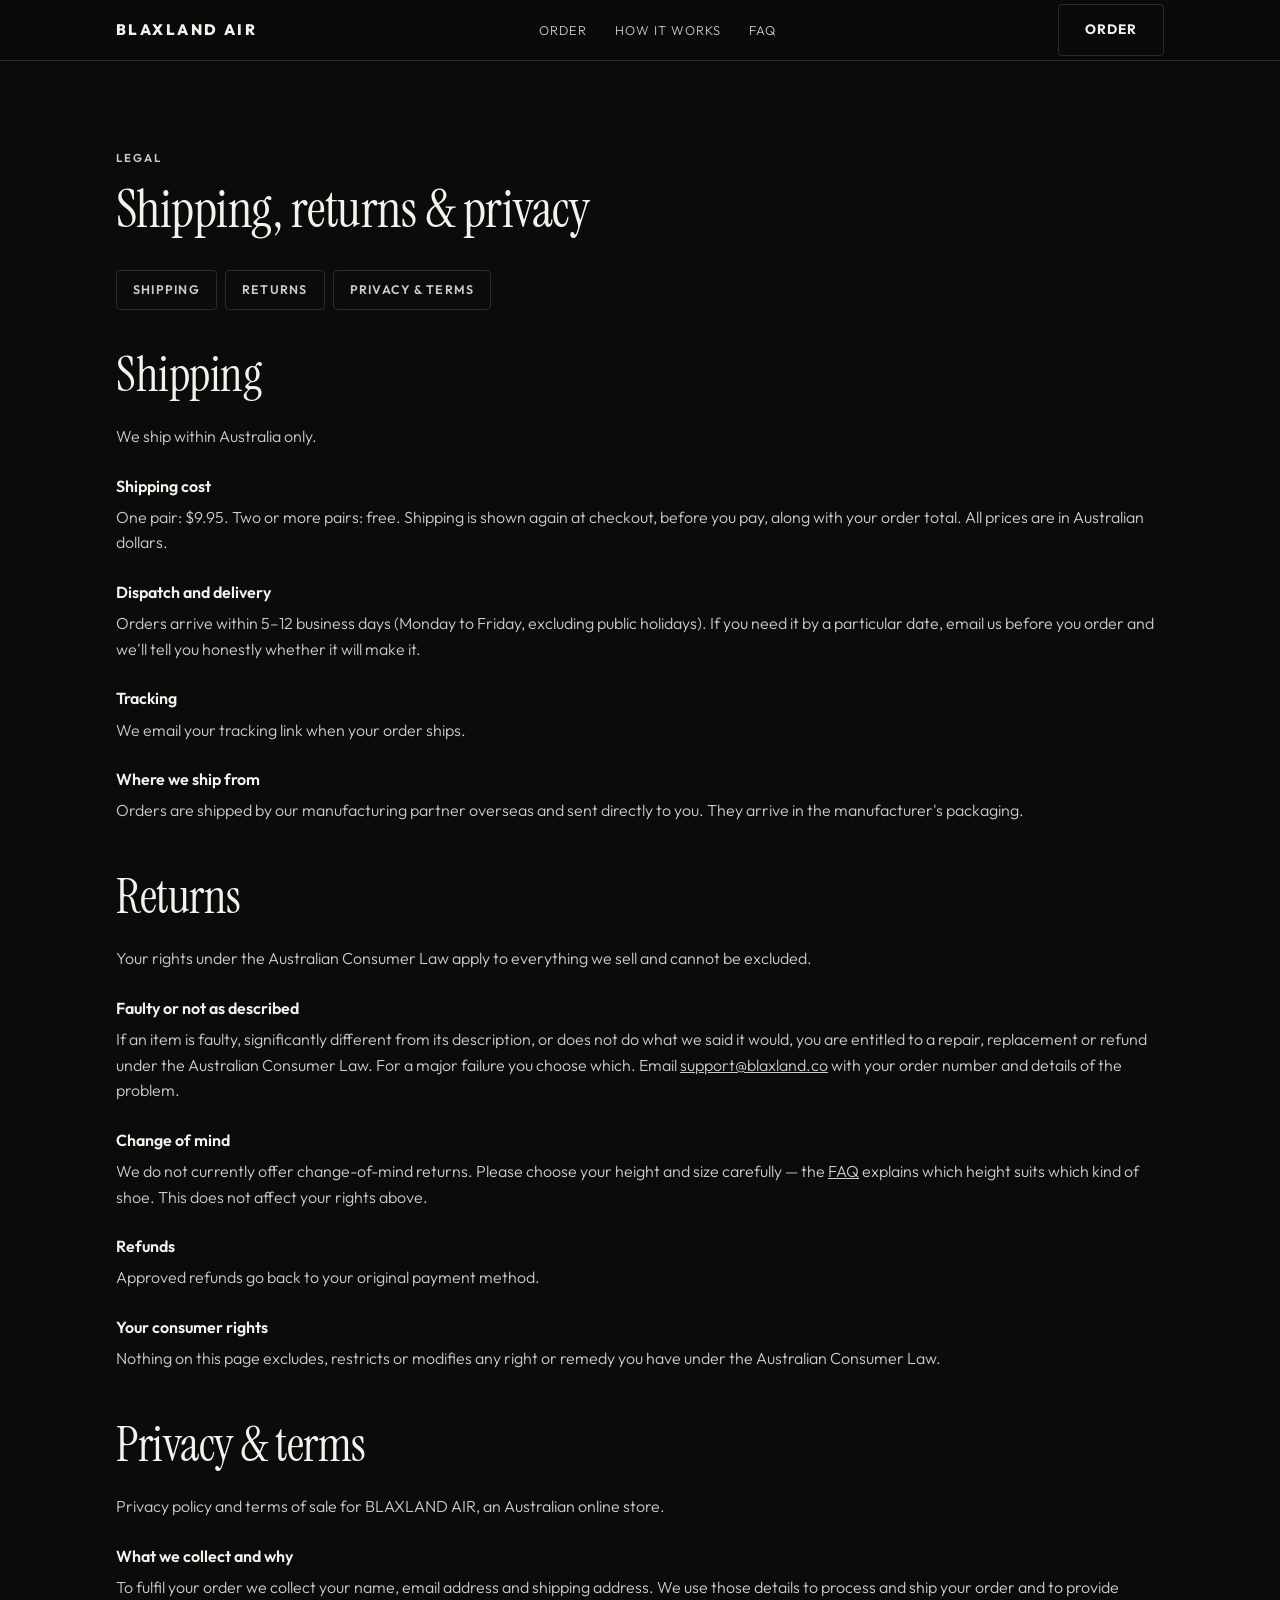
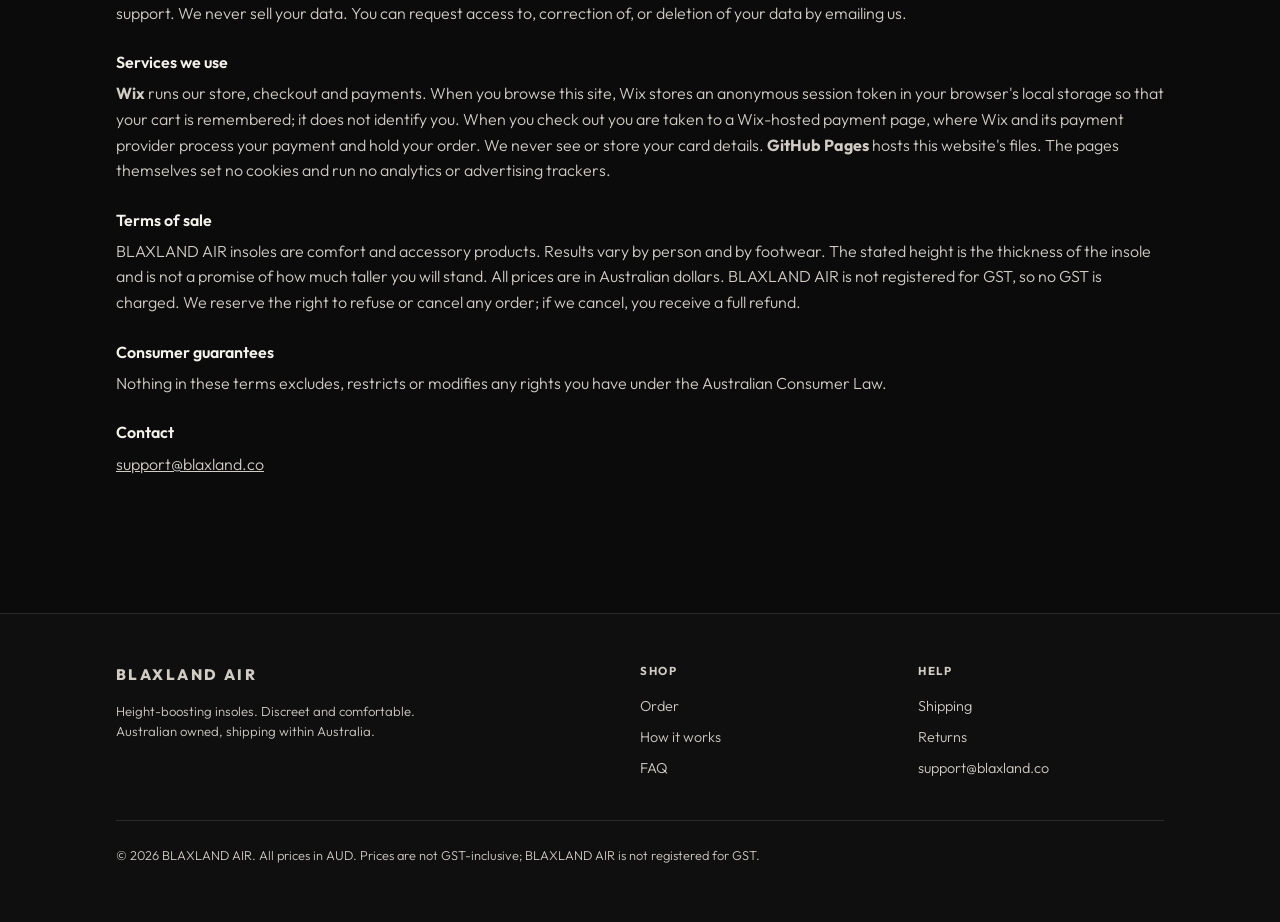
<file: policies.html>
<!doctype html>
<html lang="en-AU">
  <head>
    <meta charset="utf-8" />
    <meta name="viewport" content="width=device-width, initial-scale=1" />
    <title>Shipping, returns and privacy · BLAXLAND AIR</title>
    <meta
      name="description"
      content="Shipping, returns, privacy and terms for BLAXLAND AIR."
    />
    <meta name="theme-color" content="#0b0b0b" />
    <link rel="icon" href="data:image/svg+xml,<svg xmlns='http://www.w3.org/2000/svg' viewBox='0 0 32 32'><rect width='32' height='32' rx='7' fill='%230B0B0B'/><text x='16' y='24' font-family='Helvetica,Arial,sans-serif' font-size='21' font-weight='bold' fill='%23D8FF00' text-anchor='middle'>B</text></svg>" />
    <link rel="canonical" href="https://blaxland.co/policies.html" />
    <link rel="preconnect" href="https://fonts.googleapis.com" />
    <link rel="preconnect" href="https://fonts.gstatic.com" crossorigin />
    <link
      href="https://fonts.googleapis.com/css2?family=Instrument+Serif:ital@0;1&family=Outfit:wght@300;400;500;600;700;800&display=swap"
      rel="stylesheet"
    />
    <link rel="stylesheet" href="assets/css/site.css" />
    <!-- Meta Pixel (+ GA4 when set): assets/js/tracking.js -->
    <script src="assets/js/tracking.js"></script>
  </head>

  <body>
    <header class="nav">
      <div class="wrap nav-inner">
        <a class="wordmark" href="index.html">BLAXLAND AIR</a>
        <ul class="nav-links">
          <li><a href="index.html#order">Order</a></li>
          <li><a href="index.html#how">How it works</a></li>
          <li><a href="faq.html">FAQ</a></li>
        </ul>
        <a class="btn btn-ghost" href="index.html#order">Order</a>
      </div>
    </header>

    <main>
      <section>
        <div class="wrap">
          <p class="eyebrow">Legal</p>
          <h1 style="font-size: clamp(2rem, 7vw, 3.25rem)">
            Shipping, returns &amp; privacy
          </h1>

          <nav class="policy-nav" style="margin-top: 2rem">
            <a href="#shipping">Shipping</a>
            <a href="#returns">Returns</a>
            <a href="#privacy">Privacy &amp; terms</a>
          </nav>

          <div class="policy-block" id="shipping">
            <h2>Shipping</h2>
            <p class="muted">We ship within Australia only.</p>
            <dl>
              <dt>Shipping cost</dt>
              <dd>
                One pair: $9.95. Two or more pairs: free. Shipping is shown
                again at checkout, before you pay, along with your order
                total. All prices are in Australian dollars.
              </dd>

              <dt>Dispatch and delivery</dt>
              <dd>
                Orders arrive within 5–12 business days (Monday to Friday,
                excluding public holidays). If you need it by a particular
                date, email us before you order and we'll tell you honestly
                whether it will make it.
              </dd>

              <dt>Tracking</dt>
              <dd>We email your tracking link when your order ships.</dd>

              <dt>Where we ship from</dt>
              <dd>
                Orders are shipped by our manufacturing partner overseas and
                sent directly to you. They arrive in the manufacturer's
                packaging.
              </dd>
            </dl>
          </div>

          <div class="policy-block" id="returns">
            <h2>Returns</h2>
            <p class="muted">
              Your rights under the Australian Consumer Law apply to everything
              we sell and cannot be excluded.
            </p>
            <dl>
              <dt>Faulty or not as described</dt>
              <dd>
                If an item is faulty, significantly different from its
                description, or does not do what we said it would, you are
                entitled to a repair, replacement or refund under the Australian
                Consumer Law. For a major failure you choose which. Email
                <a href="mailto:support@blaxland.co">support@blaxland.co</a> with
                your order number and details of the problem.
              </dd>

              <dt>Change of mind</dt>
              <dd>
                We do not currently offer change-of-mind returns. Please choose
                your height and size carefully — the <a href="faq.html">FAQ</a>
                explains which height suits which kind of shoe. This does not
                affect your rights above.
              </dd>

              <dt>Refunds</dt>
              <dd>
                Approved refunds go back to your original payment method.
              </dd>

              <dt>Your consumer rights</dt>
              <dd>
                Nothing on this page excludes, restricts or modifies any right
                or remedy you have under the Australian Consumer Law.
              </dd>
            </dl>
          </div>

          <div class="policy-block" id="privacy">
            <h2>Privacy &amp; terms</h2>
            <p class="muted">
              Privacy policy and terms of sale for BLAXLAND AIR, an Australian
              online store.
            </p>
            <dl>
              <dt>What we collect and why</dt>
              <dd>
                To fulfil your order we collect your name, email address and
                shipping address. We use those details to process and ship your
                order and to provide support. We never sell your data. You can
                request access to, correction of, or deletion of your data by
                emailing us.
              </dd>

              <dt>Services we use</dt>
              <dd>
                <strong>Wix</strong> runs our store, checkout and payments. When
                you browse this site, Wix stores an anonymous session token in
                your browser's local storage so that your cart is remembered;
                it does not identify you. When you check out you are taken to a
                Wix-hosted payment page, where Wix and its payment provider
                process your payment and hold your order. We never see or store
                your card details.
                <strong>GitHub Pages</strong> hosts this website's files. The
                pages themselves set no cookies and run no analytics or
                advertising trackers.
              </dd>

              <dt>Terms of sale</dt>
              <dd>
                BLAXLAND AIR insoles are comfort and accessory products. Results
                vary by person and by footwear. The stated height is the
                thickness of the insole and is not a promise of how much taller
                you will stand. All prices are in Australian dollars. BLAXLAND
                AIR is not registered for GST, so no GST is charged. We reserve
                the right to refuse or cancel any order; if we cancel, you
                receive a full refund.
              </dd>

              <dt>Consumer guarantees</dt>
              <dd>
                Nothing in these terms excludes, restricts or modifies any
                rights you have under the Australian Consumer Law.
              </dd>

              <dt>Contact</dt>
              <dd>
                <a href="mailto:support@blaxland.co">support@blaxland.co</a>
              </dd>
            </dl>
          </div>
        </div>
      </section>
    </main>

    <footer>
      <div class="wrap">
        <div class="footer-grid">
          <div>
            <a class="wordmark" href="index.html">BLAXLAND AIR</a>
            <p class="fineprint" style="margin-top: 0.9rem; max-width: 22rem">
              Height-boosting insoles. Discreet and comfortable. Australian
              owned, shipping within Australia.
            </p>
          </div>
          <div>
            <h4>Shop</h4>
            <ul>
              <li><a href="index.html#order">Order</a></li>
              <li><a href="index.html#how">How it works</a></li>
              <li><a href="faq.html">FAQ</a></li>
            </ul>
          </div>
          <div>
            <h4>Help</h4>
            <ul>
              <li><a href="#shipping">Shipping</a></li>
              <li><a href="#returns">Returns</a></li>
              <li>
                <a href="mailto:support@blaxland.co">support@blaxland.co</a>
              </li>
            </ul>
          </div>
        </div>
        <p class="footer-legal">
          &copy; <span data-year>2026</span> BLAXLAND AIR. All prices in AUD.
          Prices are not GST-inclusive; BLAXLAND AIR is not registered for GST.
        </p>
      </div>
    </footer>

    <script src="assets/js/site.js"></script>
    <!-- Omnisend: signup popup, form events and on-site tracking. Brand ID is
         public (it ships to every visitor's browser by design). -->
    <script type="text/javascript">
      window.omnisend = window.omnisend || [];
      omnisend.push(["brandID", "6ae2e3609a7bffffbe02c03d"]);
      omnisend.push(["track", "$pageViewed"]);
      !function(){var e=document.createElement("script");e.type="text/javascript",e.async=!0,e.src="https://omnisnippet1.com/inshop/launcher-v2.js";var t=document.getElementsByTagName("script")[0];t.parentNode.insertBefore(e,t)}();
    </script>
  </body>
</html>
</file>
<file: assets/css/site.css>
/* BLAXLAND 30 — design tokens.
   Base and type carried over from the Base44 build; accent rebuilt around the
   product's lime.

   THE LIME RULE, and it is not negotiable:
     black on lime .... 18.2:1   use this
     lime on near-black 17.1:1   use this
     WHITE on lime ..... 1.2:1   never. fails every standard.
     lime on cream ..... 1.0:1   never. literally invisible.
   Lime is a surface you put BLACK text on, or text on a dark background.
   Anywhere --lime is a background, the foreground must be --ink.

   Hue 69deg is sampled from the product images (three files agreed at 66-72).
   Saturation is pushed well past the product's own ~55% for screen punch, so
   the accent is more vivid than the physical insole. Confirm against a real
   photo before launch.

   Run tools/contrast.py after ANY change here. Every pair must pass WCAG AA.
*/

:root {
  --bg: #0b0b0b;
  --ink: #000;
  --surface: hsl(0 0% 8.2%);
  --surface-2: hsl(0 0% 5.9%);
  --fg: hsl(42 31% 94%);
  --muted: hsl(37 12% 79%);
  --muted-bg: hsl(0 0% 12%);

  /* The one accent. ~5% of the page, reserved for the action. */
  --lime: #d8ff00;
  --lime-dim: #c7ea00;

  /* Urgency only — a price drop, low stock. Tiny surface area.
     Never a second button; the page must only ever have one loudest thing. */
  --magenta: #ed2ad0;

  --border: hsl(0 0% 16.5%);
  --radius: 0.25rem;
  --font-heading: "Instrument Serif", Georgia, "Times New Roman", serif;
  --font-body: "Outfit", ui-sans-serif, system-ui, -apple-system, sans-serif;
  /* Condensed display face for the buy block's headline and lift figures. */
  --font-display: "Anton", Impact, "Arial Narrow", sans-serif;

  /* Paper: the light ground of the buy block. --paper matches --fg, so the
     cream text colour and the cream panel are one colour, not two. Lime is
     never text or a lone boundary on paper (1.0:1) — only an accent sitting
     on --ink, or a button wearing an ink border. */
  --paper: hsl(42 31% 94%);
  --paper-2: hsl(43 15% 86%);
  --ink-soft: hsl(40 6% 28%);
  --line: hsl(40 6% 50%);
  /* Option edges on the dark product screen: 3:1 against --surface. */
  --line-dark: hsl(0 0% 42%);
  --ease-slide: cubic-bezier(0.22, 0.61, 0.36, 1);
  --wrap: 68rem;
}

*,
*::before,
*::after {
  box-sizing: border-box;
}

html {
  scroll-behavior: smooth;
  -webkit-text-size-adjust: 100%;
}

body {
  margin: 0;
  background: var(--bg);
  color: var(--fg);
  font-family: var(--font-body);
  font-size: 1rem;
  line-height: 1.6;
  font-weight: 300;
  overflow-x: hidden;
}

img,
video {
  max-width: 100%;
  height: auto;
  display: block;
}

a {
  color: inherit;
}

::selection {
  background: var(--lime);
  color: var(--ink);
}

:focus-visible {
  outline: 2px solid var(--lime);
  outline-offset: 3px;
}

/* ---------- type ---------- */

h1,
h2,
h3 {
  font-family: var(--font-heading);
  font-weight: 400;
  letter-spacing: -0.01em;
  line-height: 1.05;
  margin: 0 0 0.5em;
}

h1 {
  font-size: clamp(2.5rem, 11vw, 5rem);
}
h2 {
  font-size: clamp(1.9rem, 7vw, 3rem);
}
h3 {
  font-size: clamp(1.15rem, 4vw, 1.4rem);
}

p {
  margin: 0 0 1rem;
}

.eyebrow {
  font-family: var(--font-body);
  font-size: 0.72rem;
  font-weight: 600;
  letter-spacing: 0.18em;
  text-transform: uppercase;
  color: var(--muted);
  margin: 0 0 1rem;
}

.lede {
  font-size: 1.1rem;
  color: var(--muted);
  max-width: 34rem;
}

.muted {
  color: var(--muted);
}

.fineprint {
  font-size: 0.82rem;
  color: var(--muted);
  line-height: 1.5;
}

/* ---------- layout ---------- */

.wrap {
  width: 100%;
  max-width: var(--wrap);
  margin-inline: auto;
  padding-inline: 1.25rem;
}

section {
  padding-block: clamp(3rem, 9vw, 5.5rem);
  border-top: 1px solid var(--border);
}

section:first-of-type {
  border-top: 0;
}

.grid {
  display: grid;
  gap: 1.5rem;
}

@media (min-width: 46rem) {
  .grid-2 {
    grid-template-columns: repeat(2, 1fr);
  }
  .grid-3 {
    grid-template-columns: repeat(3, 1fr);
  }
  .grid-4 {
    grid-template-columns: repeat(4, 1fr);
  }
}

/* ---------- announcement + nav ---------- */

.announce {
  background: var(--lime);
  color: var(--ink);
  text-align: center;
  font-size: 0.72rem;
  font-weight: 600;
  letter-spacing: 0.12em;
  text-transform: uppercase;
  padding: 0.6rem 1rem;
}

.nav {
  position: sticky;
  top: 0;
  z-index: 50;
  background: rgba(11, 11, 11, 0.92);
  backdrop-filter: blur(10px);
  border-bottom: 1px solid var(--border);
}

.nav-inner {
  display: flex;
  align-items: center;
  justify-content: space-between;
  gap: 1rem;
  min-height: 3.75rem;
}

.wordmark {
  font-family: var(--font-body);
  font-weight: 800;
  letter-spacing: 0.16em;
  font-size: 0.95rem;
  text-decoration: none;
  white-space: nowrap;
}

.nav-links {
  display: none;
  gap: 1.75rem;
  list-style: none;
  margin: 0;
  padding: 0;
  font-size: 0.8rem;
  letter-spacing: 0.08em;
  text-transform: uppercase;
}

.nav-links a {
  text-decoration: none;
  color: var(--muted);
  transition: color 0.15s;
}

.nav-links a:hover {
  color: var(--fg);
}

@media (min-width: 52rem) {
  .nav-links {
    display: flex;
  }
}

/* ---------- hero ---------- */

.hero {
  padding-block: clamp(3.5rem, 12vw, 7rem);
  text-align: center;
  /* Fills the first screen: phone height minus the announcement bar and the
     header, so the opening view is all black, headline in the middle. */
  min-height: calc(100vh - 6.25rem);
  min-height: calc(100svh - 6.25rem);
  display: flex;
  flex-direction: column;
  align-items: center;
  justify-content: center;
}

.hero h1 {
  margin-bottom: 1rem;
}

.hero h1 em {
  font-style: italic;
  color: var(--muted);
}

.hero .lede {
  margin-inline: auto;
}

.hero-actions {
  display: flex;
  flex-wrap: wrap;
  gap: 0.75rem;
  justify-content: center;
  margin-top: 2rem;
}

/* ---------- buttons ---------- */

.btn {
  display: inline-flex;
  align-items: center;
  justify-content: center;
  gap: 0.5rem;
  padding: 0.9rem 1.6rem;
  border: 1px solid var(--lime);
  border-radius: var(--radius);
  background: var(--lime);
  color: var(--ink);
  font-family: var(--font-body);
  font-size: 0.85rem;
  font-weight: 700;
  letter-spacing: 0.08em;
  text-transform: uppercase;
  text-decoration: none;
  cursor: pointer;
  transition: opacity 0.15s, background 0.15s;
}

.btn:hover {
  opacity: 0.85;
}

.btn-ghost {
  background: transparent;
  color: var(--fg);
  border-color: var(--border);
}

.btn-ghost:hover {
  border-color: var(--fg);
  opacity: 1;
}

.btn[aria-disabled="true"] {
  opacity: 0.4;
  cursor: not-allowed;
  pointer-events: none;
}

.btn-block {
  width: 100%;
}

/* ---------- marquee ---------- */

.marquee {
  overflow: hidden;
  border-block: 1px solid var(--border);
  background: var(--surface-2);
  padding-block: 0.7rem;
}

.marquee-track {
  display: flex;
  width: max-content;
  animation: marquee 22s linear infinite;
}

.marquee span {
  font-size: 0.72rem;
  font-weight: 600;
  letter-spacing: 0.16em;
  text-transform: uppercase;
  color: var(--muted);
  white-space: nowrap;
  padding-right: 1.5rem;
}

@keyframes marquee {
  from {
    transform: translateX(0);
  }
  to {
    transform: translateX(-33.3333%);
  }
}

/* ---------- offers ---------- */

.offers {
  display: grid;
  gap: 1rem;
}

@media (min-width: 46rem) {
  .offers {
    grid-template-columns: repeat(3, 1fr);
    align-items: start;
  }
}

.offer {
  position: relative;
  border: 1px solid var(--border);
  border-radius: var(--radius);
  background: var(--surface);
  padding: 1.75rem 1.5rem 1.5rem;
  display: flex;
  flex-direction: column;
  gap: 0.35rem;
}

.offer[data-featured] {
  border-color: var(--fg);
}

.offer-badge {
  position: absolute;
  top: -0.65rem;
  left: 1.5rem;
  background: var(--lime);
  color: var(--ink);
  font-size: 0.64rem;
  font-weight: 700;
  letter-spacing: 0.12em;
  text-transform: uppercase;
  padding: 0.25rem 0.6rem;
  border-radius: var(--radius);
}

.offer-label {
  font-size: 0.75rem;
  font-weight: 600;
  letter-spacing: 0.14em;
  text-transform: uppercase;
  color: var(--muted);
}

.offer-price {
  font-family: var(--font-heading);
  font-size: 2.5rem;
  line-height: 1;
  margin: 0.25rem 0;
}

.offer-per {
  font-size: 0.85rem;
  color: var(--muted);
}

.offer-note {
  font-size: 0.88rem;
  color: var(--muted);
  margin: 0.5rem 0 1.25rem;
  flex: 1;
}

/* ---------- live product from Wix ----------
   Built only from existing tokens. No new colours, no new type, no new
   radius — the live card has to sit beside the static ones unnoticed. */

.shop-img {
  width: 100%;
  aspect-ratio: 1 / 1;
  object-fit: cover;
  border-radius: var(--radius);
  background: var(--surface-2);
  margin-bottom: 1.1rem;
}

/* ---------- blur-up image placeholder ----------
   The wrapper carries an inline aspect-ratio and a ~20px blurred copy of the
   photo as a background data-URI. The space is reserved before anything loads
   (so the page never jumps — CLS stays at zero) and the visitor sees a blurred
   impression of the real photo immediately, with no extra request. The full
   image fades in on top once it arrives. Generate both with tools/images.py. */

.ph {
  position: relative;
  width: 100%;
  overflow: hidden;
  border-radius: var(--radius);
  background-color: var(--surface-2);
  background-size: cover;
  background-position: center;
  background-repeat: no-repeat;
}

.ph img {
  display: block;
  width: 100%;
  height: auto;
  opacity: 0;
  transition: opacity 0.35s ease;
}

.ph img.loaded {
  opacity: 1;
}

@media (prefers-reduced-motion: reduce) {
  .ph img {
    transition: none;
  }
}

.field {
  display: block;
  margin: 0 0 0.85rem;
}

.field-label {
  display: block;
  font-size: 0.72rem;
  font-weight: 600;
  letter-spacing: 0.14em;
  text-transform: uppercase;
  color: var(--muted);
  margin-bottom: 0.4rem;
}

.field select {
  width: 100%;
  padding: 0.75rem 2.2rem 0.75rem 0.9rem;
  background-color: var(--surface-2);
  color: var(--fg);
  border: 1px solid var(--border);
  border-radius: var(--radius);
  font-family: var(--font-body);
  font-size: 0.95rem;
  line-height: 1.3;
  appearance: none;
  cursor: pointer;
  background-image: url("data:image/svg+xml,%3Csvg xmlns='http://www.w3.org/2000/svg' width='12' height='8' viewBox='0 0 12 8'%3E%3Cpath fill='%23CFCAC3' d='M1 1.5 6 6.5l5-5'/%3E%3C/svg%3E");
  background-repeat: no-repeat;
  background-position: right 0.9rem center;
}

.field select:hover {
  border-color: var(--fg);
}

#shop-msg:empty {
  display: none;
}

#shop-msg {
  margin: 0.75rem 0 0;
}

/* ---------- feature rows / cards ---------- */

.card {
  border: 1px solid var(--border);
  border-radius: var(--radius);
  background: var(--surface);
  padding: 1.5rem;
}

.card h3 {
  margin-bottom: 0.4rem;
}

.card p {
  margin: 0;
  color: var(--muted);
  font-size: 0.95rem;
}

.step-num {
  font-family: var(--font-heading);
  font-size: 2rem;
  color: var(--lime);
  line-height: 1;
  display: block;
  margin-bottom: 0.75rem;
}

/* ---------- comparison table ---------- */

.table-scroll {
  overflow-x: auto;
  border: 1px solid var(--border);
  border-radius: var(--radius);
}

table {
  width: 100%;
  border-collapse: collapse;
  font-size: 0.92rem;
  min-width: 30rem;
}

th,
td {
  text-align: left;
  padding: 0.85rem 1rem;
  border-bottom: 1px solid var(--border);
}

thead th {
  font-family: var(--font-body);
  font-size: 0.72rem;
  font-weight: 700;
  letter-spacing: 0.12em;
  text-transform: uppercase;
  color: var(--muted);
  background: var(--surface-2);
}

tbody tr:last-child td {
  border-bottom: 0;
}

.yes {
  color: var(--fg);
}
.no {
  color: var(--muted);
  opacity: 0.6;
}

/* ---------- FAQ ---------- */

details {
  border-bottom: 1px solid var(--border);
}

details summary {
  cursor: pointer;
  padding: 1.1rem 2rem 1.1rem 0;
  font-weight: 500;
  position: relative;
  list-style: none;
}

details summary::-webkit-details-marker {
  display: none;
}

details summary::after {
  content: "+";
  position: absolute;
  right: 0;
  top: 1rem;
  font-size: 1.3rem;
  color: var(--muted);
  line-height: 1;
}

details[open] summary::after {
  content: "–";
}

details .answer {
  padding: 0 0 1.2rem;
  color: var(--muted);
  max-width: 48rem;
}

/* ---------- notice ---------- */

/* Urgency only. If this appears more than once on a page, something is wrong. */
.notice {
  border: 1px solid var(--magenta);
  border-left-width: 3px;
  border-radius: var(--radius);
  background: rgba(237, 42, 208, 0.08);
  padding: 1.1rem 1.25rem;
  font-size: 0.92rem;
}

.notice strong {
  display: block;
  margin-bottom: 0.3rem;
  font-weight: 600;
}

/* ---------- footer ---------- */

footer {
  border-top: 1px solid var(--border);
  padding-block: 3rem 2.5rem;
  background: var(--surface-2);
}

.footer-grid {
  display: grid;
  gap: 2rem;
}

@media (min-width: 46rem) {
  .footer-grid {
    grid-template-columns: 2fr 1fr 1fr;
  }
}

footer h4 {
  font-family: var(--font-body);
  font-size: 0.72rem;
  font-weight: 700;
  letter-spacing: 0.14em;
  text-transform: uppercase;
  color: var(--muted);
  margin: 0 0 0.9rem;
}

footer ul {
  list-style: none;
  margin: 0;
  padding: 0;
  display: grid;
  gap: 0.5rem;
  font-size: 0.9rem;
}

footer a {
  color: var(--muted);
  text-decoration: none;
}

footer a:hover {
  color: var(--fg);
}

.footer-legal {
  margin-top: 2.5rem;
  padding-top: 1.5rem;
  border-top: 1px solid var(--border);
  font-size: 0.8rem;
  color: var(--muted);
}

/* ---------- policy tabs ---------- */

.policy-nav {
  display: flex;
  flex-wrap: wrap;
  gap: 0.5rem;
  margin-bottom: 2.5rem;
}

.policy-nav a {
  font-size: 0.78rem;
  font-weight: 600;
  letter-spacing: 0.1em;
  text-transform: uppercase;
  text-decoration: none;
  padding: 0.55rem 1rem;
  border: 1px solid var(--border);
  border-radius: var(--radius);
  color: var(--muted);
}

.policy-nav a:hover {
  border-color: var(--fg);
  color: var(--fg);
}

.policy-block {
  margin-bottom: 3rem;
  scroll-margin-top: 5rem;
}

.policy-block dl {
  margin: 0;
}

.policy-block dt {
  font-weight: 600;
  margin-top: 1.5rem;
}

.policy-block dd {
  margin: 0.35rem 0 0;
  color: var(--muted);
}

@media (prefers-reduced-motion: reduce) {
  html {
    scroll-behavior: auto;
  }
  *,
  *::before,
  *::after {
    animation-duration: 0.01ms !important;
    animation-iteration-count: 1 !important;
    transition-duration: 0.01ms !important;
  }
}

/* ---------- way back to the product ----------
   A lime pill pinned to the bottom of the screen. On the home page site.js
   shows it whenever neither the hero nor the product section is in view; on
   the FAQ page it is always there. */

.jump-to-order {
  position: fixed;
  left: 50%;
  bottom: max(1rem, env(safe-area-inset-bottom));
  transform: translateX(-50%);
  z-index: 40;
  display: inline-flex;
  align-items: center;
  gap: 0.55rem;
  min-height: 3rem;
  padding: 0 1.4rem;
  border: 2px solid var(--ink);
  border-radius: 999px;
  background: var(--lime);
  color: var(--ink);
  font-size: 0.85rem;
  font-weight: 700;
  letter-spacing: 0.1em;
  text-transform: uppercase;
  text-decoration: none;
  white-space: nowrap;
  box-shadow: 0 8px 24px hsl(0 0% 0% / 0.45);
}

.jump-to-order[hidden] {
  display: none;
}

.jump-to-order:hover {
  color: var(--ink);
  filter: brightness(1.05);
}

.jump-to-order:focus-visible {
  outline: 3px solid var(--fg);
  outline-offset: 3px;
}

/* Keep the pinned button from sitting on top of the footer's last line. */
body:has(.jump-to-order) {
  padding-bottom: 5rem;
}

/* ---------- FAQ page ---------- */

.faq-back {
  display: inline-flex;
  align-items: center;
  gap: 0.5rem;
  margin-bottom: 2rem;
  font-size: 0.9rem;
  font-weight: 600;
  color: var(--fg);
  text-decoration: none;
}

.faq-back:hover {
  color: var(--lime);
}

.faq-title {
  font-size: clamp(2.25rem, 5vw, 3.5rem);
}

/* ---------- home <-> product screen ----------
   The product screen (.flow) sits off to the right. Opening it slides it in
   while the home page drifts left and dims, so the direction of travel is
   obvious; closing plays it in reverse. site.js toggles html.shop-open. */

.home-view {
  transition: transform 0.5s var(--ease-slide), opacity 0.5s var(--ease-slide);
}

html.shop-open,
html.shop-open body {
  overflow: hidden;
}

html.shop-open .home-view {
  transform: translateX(-28%);
  opacity: 0.35;
}

html.shop-open .jump-to-order {
  display: none;
}

.flow {
  position: fixed;
  inset: 0;
  padding: 0; /* not the page sections' vertical rhythm */
  border-top: 0;
  z-index: 60;
  display: flex;
  flex-direction: column;
  background: var(--bg);
  color: var(--fg);
  transform: translateX(100%);
  visibility: hidden;
  box-shadow: -24px 0 48px hsl(0 0% 0% / 0.55);
  transition: transform 0.5s var(--ease-slide), visibility 0s linear 0.5s;
}

html.shop-open .flow {
  transform: none;
  visibility: visible;
  transition: transform 0.5s var(--ease-slide), visibility 0s;
}

html.no-anim .flow,
html.no-anim .home-view {
  transition: none !important;
}

@media (prefers-reduced-motion: reduce) {
  .flow,
  .home-view {
    transition-duration: 0.01ms !important;
  }
}

.sr-only {
  position: absolute;
  width: 1px;
  height: 1px;
  padding: 0;
  margin: -1px;
  overflow: hidden;
  clip: rect(0 0 0 0);
  white-space: nowrap;
  border: 0;
}

.flow-bar {
  display: flex;
  align-items: center;
  justify-content: space-between;
  gap: 1rem;
  min-height: 3.5rem;
  padding: env(safe-area-inset-top) 0.5rem 0;
  border-bottom: 1px solid var(--border);
}

.flow-back {
  display: inline-flex;
  align-items: center;
  justify-content: center;
  width: 44px;
  height: 44px;
  border: 0;
  border-radius: 999px;
  background: transparent;
  color: var(--fg);
  cursor: pointer;
}

.flow-back:hover {
  background: var(--muted-bg);
}

.flow-brand {
  font-size: 0.8rem;
  font-weight: 700;
  letter-spacing: 0.18em;
}

.flow-count {
  min-width: 44px;
  padding-right: 0.5rem;
  text-align: right;
  font-size: 0.75rem;
  color: var(--muted);
  white-space: nowrap;
}

.flow-progress {
  list-style: none;
  display: grid;
  grid-template-columns: repeat(4, minmax(0, 1fr));
  gap: 0.4rem;
  width: 100%;
  max-width: 34rem;
  margin: 0 auto;
  padding: 0.85rem 1rem 0;
  box-sizing: border-box;
}

.flow-progress li {
  display: flex;
  flex-direction: column;
  gap: 0.45rem;
  font-size: 0.62rem;
  font-weight: 600;
  letter-spacing: 0.14em;
  text-transform: uppercase;
  color: var(--muted);
}

.flow-progress li::before {
  content: "";
  height: 3px;
  border-radius: 2px;
  background: var(--border);
  transition: background 0.3s var(--ease-slide);
}

.flow-progress li.is-done::before,
.flow-progress li.is-current::before {
  background: var(--lime);
}

.flow-progress li.is-current {
  color: var(--fg);
}

.flow-body {
  flex: 1;
  overflow-x: hidden;
  overflow-y: auto;
  overscroll-behavior: contain;
  -webkit-overflow-scrolling: touch;
}

.flow-inner {
  max-width: 34rem;
  margin: 0 auto;
  padding: 1.25rem 1rem 1.5rem;
  box-sizing: border-box;
}

.flow-actions {
  border-top: 1px solid var(--border);
  background: var(--bg);
  padding-bottom: env(safe-area-inset-bottom);
}

.flow-actions[hidden] {
  display: none;
}

.flow-actions .flow-inner {
  padding-block: 0.75rem;
}

.flow-actions .btn {
  min-height: 3.25rem;
  font-size: 0.95rem;
}

.flow-actions .btn[hidden] {
  display: none;
}

.flow-actions .btn:disabled {
  opacity: 0.35;
  cursor: not-allowed;
}

.flow-msg {
  margin: 0.6rem 0 0;
}

.flow-msg:empty {
  display: none;
}

.flow-fallback {
  color: var(--muted);
}

.flow-photo {
  aspect-ratio: 4 / 3;
  max-height: 36vh; /* keep the lift options on the first screen */
  width: 100%;
  margin-bottom: 1.25rem;
  border-radius: 6px;
  overflow: hidden;
  background: var(--surface);
}

.flow-photo img {
  width: 100%;
  height: 100%;
  object-fit: cover;
}

@media (max-height: 720px) {
  .flow-photo {
    aspect-ratio: 16 / 9;
  }
}

.flow-title {
  margin: 0 0 1.1rem;
  font-size: clamp(2rem, 8vw, 2.75rem);
  outline: none;
}

.flow .choice-group {
  border: 0;
  margin: 0 0 1.25rem;
  padding: 0;
  min-width: 0;
}

.flow .choice-group legend {
  padding: 0;
  margin-bottom: 0.75rem;
  font-size: 0.72rem;
  font-weight: 700;
  letter-spacing: 0.18em;
  text-transform: uppercase;
  color: var(--muted);
}

.choice-row {
  display: grid;
  grid-template-columns: repeat(3, minmax(0, 1fr));
  gap: 0.6rem;
}

.pill-row {
  display: flex;
  flex-wrap: wrap;
  gap: 0.5rem;
}

/* Five sizes, five equal buttons across one row. */
.size-row {
  display: grid;
  grid-template-columns: repeat(5, minmax(0, 1fr));
  gap: 0.4rem;
}

.size-row .choice-face {
  padding: 0 0.15rem;
  font-size: clamp(0.78rem, 3.4vw, 0.95rem);
  white-space: nowrap;
}

.pair-list {
  display: flex;
  flex-direction: column;
  gap: 0.6rem;
}

.choice {
  position: relative;
  display: block;
}

/* Real radio inputs, visually hidden but still focusable and announced. */
.choice input {
  position: absolute;
  opacity: 0;
  width: 1px;
  height: 1px;
  margin: 0;
}

.choice-face {
  display: flex;
  flex-direction: column;
  gap: 0.3rem;
  height: 100%;
  padding: 0.9rem;
  border: 1px solid var(--line-dark);
  border-radius: 6px;
  background: var(--surface);
  cursor: pointer;
  transition: border-color 0.15s, background 0.15s, box-shadow 0.15s;
}

.choice-face:hover {
  border-color: var(--fg);
}

.choice input:checked + .choice-face {
  border-color: var(--lime);
  box-shadow: inset 0 0 0 1px var(--lime);
  background: hsl(70 100% 50% / 0.07);
}

.choice input:focus-visible + .choice-face {
  outline: 3px solid var(--fg);
  outline-offset: 2px;
}

.lift-bar-wrap {
  display: flex;
  align-items: flex-end;
  height: 2.6rem;
  margin-bottom: 0.25rem;
}

.lift-bar {
  display: block;
  width: 1.5rem;
  height: var(--h, 1rem);
  border-radius: 2px 2px 0 0;
  background: var(--muted);
  transition: background 0.2s;
}

.choice input:checked + .choice-face .lift-bar {
  background: var(--lime);
}

.lift-in {
  font-family: var(--font-display);
  font-size: 2rem;
  line-height: 1;
}

.lift-name {
  margin-top: 0.2rem;
  font-size: 0.95rem;
  font-weight: 700;
}

.lift-fit {
  font-size: 0.78rem;
  line-height: 1.35;
  color: var(--muted);
}

.pill .choice-face {
  flex-direction: row;
  align-items: center;
  justify-content: center;
  min-height: 3rem;
  padding: 0 1.1rem;
  border-radius: 999px;
  font-size: 0.95rem;
  font-weight: 600;
}

.pill input:checked + .choice-face {
  background: var(--lime);
  color: var(--ink);
  box-shadow: none;
}

.pair-list {
  gap: 0.95rem;
}

.pair .choice-face {
  position: relative;
  flex-direction: column;
  align-items: stretch;
  gap: 0.35rem;
  padding: 1.05rem 1.1rem 0.95rem;
}

.pair input:checked + .choice-face {
  padding: 1.05rem 1.1rem 0.95rem;
}

/* The main offer stands out even before it's tapped. */
.pair.is-main .choice-face {
  border-color: var(--lime);
}

.pair-top,
.pair-bottom {
  display: flex;
  align-items: baseline;
  justify-content: space-between;
  gap: 1rem;
}

.pair-name {
  font-size: 1.1rem;
  font-weight: 700;
}

.pair-price {
  display: flex;
  flex-direction: column;
  align-items: flex-end;
  text-align: right;
}

.pair-price strong {
  font-family: var(--font-display);
  font-size: 1.6rem;
  font-weight: 400;
  line-height: 1;
}

.pair-price span {
  font-size: 0.78rem;
  color: var(--muted);
}

.pair-note {
  font-size: 0.82rem;
  color: var(--muted);
}

.pair-free {
  display: inline-flex;
  align-items: center;
  gap: 0.3rem;
  flex: none;
  font-size: 0.78rem;
  font-weight: 600;
  color: var(--lime);
  white-space: nowrap;
}

.pair-free.is-paid {
  color: var(--muted);
  font-weight: 500;
}

.pair-ship {
  flex: none;
  color: var(--lime);
}

/* Badge sits on the card's top edge. */
.pair-tag {
  position: absolute;
  top: -0.6rem;
  left: 0.9rem;
  background: var(--lime);
  color: var(--ink);
  font-size: 0.62rem;
  font-weight: 700;
  letter-spacing: 0.14em;
  text-transform: uppercase;
  padding: 0.25rem 0.5rem;
  border-radius: 2px;
}

.pairs-pitch {
  margin: -0.35rem 0 1.25rem;
  padding: 0.8rem 0.95rem;
  border: 1px solid hsl(70 100% 50% / 0.35);
  border-radius: 6px;
  background: hsl(70 100% 50% / 0.07);
  font-size: 0.98rem;
  line-height: 1.45;
}

.pairs-pitch strong {
  color: var(--lime);
}

/* Order total on the review step — every figure comes from Wix. */
.quote {
  margin: 0 0 1.25rem;
  padding: 0.9rem 1rem 1rem;
  border-radius: 6px;
  background: var(--surface);
}

.quote-row {
  display: flex;
  align-items: baseline;
  justify-content: space-between;
  gap: 1rem;
  padding: 0.3rem 0;
  font-size: 0.98rem;
}

.quote-row[hidden] {
  display: none;
}

.quote-row.is-total {
  margin-top: 0.4rem;
  padding-top: 0.7rem;
  border-top: 1px solid var(--border);
  font-weight: 700;
}

.quote-row.is-total span:last-child {
  font-family: var(--font-display);
  font-size: 1.9rem;
  font-weight: 400;
}

.quote-note {
  margin: 0.4rem 0 0;
}

.choice-help {
  margin: 0.7rem 0 0;
  font-size: 0.82rem;
  color: var(--muted);
}

@media (max-width: 30rem) {
  .choice-row {
    gap: 0.45rem;
  }
  .choice-row .choice-face {
    padding: 0.75rem 0.6rem;
  }
  .lift-in {
    font-size: 1.65rem;
  }
}

/* Optional height preview on the lift step. */
.height-calc {
  margin-top: 0.25rem;
  padding: 1rem;
  border: 1px dashed var(--line-dark);
  border-radius: 6px;
}

.height-q {
  margin: 0 0 0.75rem;
  font-weight: 600;
}

.height-q span {
  display: block;
  font-size: 0.82rem;
  font-weight: 400;
  color: var(--muted);
}

/* Scroll wheels (feet / inches), like a phone's time picker. Three rows
   show; the middle row is the pick, marked by the band behind it. */
.wheel {
  --row: 3rem;
  position: relative;
  display: grid;
  grid-template-columns: 1fr 1fr;
  gap: 0.6rem;
  height: calc(var(--row) * 3);
  -webkit-mask-image: linear-gradient(to bottom, transparent, #000 30%, #000 70%, transparent);
  mask-image: linear-gradient(to bottom, transparent, #000 30%, #000 70%, transparent);
}

.wheel-col {
  position: relative;
  z-index: 1;
  overflow-y: scroll;
  scroll-snap-type: y mandatory;
  overscroll-behavior: contain;
  scrollbar-width: none;
  -webkit-overflow-scrolling: touch;
  outline: none;
  touch-action: pan-y;
}

.wheel-col::-webkit-scrollbar {
  display: none;
}

.wheel-col:focus-visible {
  outline: 2px solid var(--fg);
  outline-offset: -2px;
  border-radius: 6px;
}

.wheel-pad,
.wheel-item {
  height: var(--row);
}

.wheel-item {
  display: flex;
  align-items: center;
  justify-content: center;
  scroll-snap-align: center;
  font-size: 1.15rem;
  color: var(--muted);
  cursor: pointer;
  user-select: none;
  transition: color 0.15s, font-size 0.15s;
}

.wheel-item.is-on {
  color: var(--fg);
  font-size: 1.35rem;
  font-weight: 600;
}

.wheel-band {
  position: absolute;
  left: 0;
  right: 0;
  top: var(--row);
  height: var(--row);
  border-block: 1px solid var(--line-dark);
  border-radius: 6px;
  background: hsl(70 100% 50% / 0.06);
  pointer-events: none;
}

.height-result {
  display: grid;
  grid-template-columns: repeat(3, minmax(0, 1fr));
  gap: 0.5rem;
  margin-top: 1rem;
}

.height-result[hidden] {
  display: none;
}

.height-result div {
  display: flex;
  flex-direction: column;
  gap: 0.25rem;
  padding: 0.75rem 0.6rem;
  border-radius: 6px;
  background: var(--surface);
}

.height-result span {
  font-size: 0.66rem;
  letter-spacing: 0.08em;
  text-transform: uppercase;
  color: var(--muted);
}

.height-result strong {
  font-family: var(--font-display);
  font-size: 1.45rem;
  font-weight: 400;
}

.height-result .is-lift {
  background: var(--lime);
  color: var(--ink);
}

.height-result .is-lift span {
  color: var(--ink);
}

.height-note {
  margin: 0.75rem 0 0;
}

/* Review step. */
.review {
  margin: 0 0 1.25rem;
  border-top: 1px solid var(--border);
}

.review div {
  display: grid;
  grid-template-columns: 4.5rem 1fr auto;
  align-items: center;
  gap: 0.75rem;
  padding: 0.35rem 0;
  border-bottom: 1px solid var(--border);
}

.review dt {
  font-size: 0.72rem;
  font-weight: 700;
  letter-spacing: 0.16em;
  text-transform: uppercase;
  color: var(--muted);
}

.review dd {
  margin: 0;
  font-size: 1.05rem;
  font-weight: 600;
}

.flow-change {
  min-height: 44px;
  padding: 0 0.25rem;
  border: 0;
  background: none;
  color: var(--fg);
  font: inherit;
  font-size: 0.85rem;
  text-decoration: underline;
  cursor: pointer;
}

.buy-price {
  display: flex;
  flex-wrap: wrap;
  align-items: baseline;
  gap: 0.5rem;
  margin: 0 0 0.4rem;
  color: var(--muted);
}

#shop-price {
  font-family: var(--font-display);
  font-size: 2.1rem;
  font-weight: 400;
  color: var(--fg);
}

#shop-price.is-struck {
  font-size: 1.25rem;
  color: var(--muted);
  text-decoration: line-through;
  text-decoration-thickness: 2px;
}

.buy-welcome {
  display: inline-flex;
  align-items: baseline;
  flex-wrap: wrap;
  gap: 0.5rem;
}

.buy-welcome[hidden] {
  display: none;
}

.buy-welcome strong {
  font-family: var(--font-display);
  font-size: 2.1rem;
  font-weight: 400;
  color: var(--fg);
}

.buy-welcome-tag {
  align-self: center;
  background: var(--lime);
  color: var(--ink);
  font-size: 0.62rem;
  font-weight: 700;
  letter-spacing: 0.14em;
  text-transform: uppercase;
  padding: 0.25rem 0.5rem;
  border-radius: 2px;
}

.buy-unit {
  font-size: 0.9rem;
}

.review-ship {
  margin: 0 0 1.25rem;
  font-weight: 500;
}

.buy-assure {
  list-style: none;
  display: flex;
  flex-direction: column;
  gap: 0.6rem;
  margin: 0 0 1.25rem;
  padding: 0;
  font-size: 0.92rem;
}

.buy-assure li {
  display: flex;
  align-items: flex-start;
  gap: 0.6rem;
}

.buy-assure svg {
  flex: none;
  margin-top: 0.2rem;
  color: var(--lime);
}

/* ---------- product photography ----------
   Every shot was taken on a near-white studio background, and this page is
   near-black. Knocking the background out leaves a pale halo where the drop
   shadow sits, so instead each photo sits on a cream panel: the white ground
   then reads as a deliberate light surface rather than a hole in the page.
   --paper is the same cream the buy block already uses, so no new colour
   enters the palette and lime stays the only accent. */

.shot {
  margin: 0;
  padding: 0.5rem;
  border-radius: var(--radius);
  background: var(--paper);
  overflow: hidden;
}

/* The blurred placeholder sits on cream too, so the first paint matches the
   photo that lands on top of it. */
.shot .ph {
  background-color: var(--paper);
}

/* Black on cream. Lime is never text on paper — 1.0:1, invisible. */
.shot figcaption {
  padding: 0.55rem 0.25rem 0.15rem;
  color: var(--ink);
  font-size: 0.78rem;
  letter-spacing: 0.04em;
  text-transform: uppercase;
  text-align: center;
}

/* ---------- hero: cream panel, three lifts cross-fading ----------
   The opening view is now a light panel on the dark page. Type sits in --ink
   on --paper (18.7:1) and the lime button stays the one loud thing. The three
   side-on lifts cross-fade shortest-first, so the sequence itself shows what
   the product does without a word of copy or a claim about height gained. */

.hero {
  padding-inline: 1.25rem;
}

.hero-panel {
  background: var(--paper);
  border-radius: var(--radius);
  padding-block: clamp(2rem, 6vw, 3.25rem);
}

.hero-panel .eyebrow {
  color: var(--ink-soft);
}

.hero-panel h1 {
  color: var(--ink);
}

.hero-panel .lede {
  color: var(--ink-soft);
  margin-inline: auto;
}

.hero-carousel {
  display: block;
  position: relative;
  width: 100%;
  margin-top: clamp(1.5rem, 5vw, 2.25rem);
  aspect-ratio: 1.7787;
  border-radius: var(--radius);
  background: var(--paper);
  overflow: hidden;
  color: inherit;
  text-decoration: none;
}

.hero-slide {
  position: absolute;
  inset: 0;
  opacity: 0;
  animation: heroLift 13.5s infinite;
  animation-delay: calc(var(--i) * 4.5s);
}

/* 4.5s a slide, roughly half a second of cross-fade at each handover. */
@keyframes heroLift {
  0% { opacity: 0; }
  3.7% { opacity: 1; }
  29.6% { opacity: 1; }
  33.3% { opacity: 0; }
  100% { opacity: 0; }
}

.hero-slide-cap {
  position: absolute;
  left: 50%;
  bottom: 0.35rem;
  transform: translateX(-50%);
  color: var(--ink);
  font-size: 0.78rem;
  letter-spacing: 0.06em;
  text-transform: uppercase;
  white-space: nowrap;
}

/* Motion is the whole point of the carousel, so when it is unwelcome the
   first lift simply stays put rather than the panel sitting empty. */
@media (prefers-reduced-motion: reduce) {
  .hero-slide {
    animation: none;
    opacity: 0;
  }
  .hero-slide:first-child {
    opacity: 1;
  }
}

/* ---------- photos are a way into the product ----------
   Every shot on the home page is a link to the lift chooser. A visitor who
   taps a photo is asking to see the thing, and the old page gave them nothing
   to tap. */

.shot-link {
  display: block;
  color: inherit;
  text-decoration: none;
  transition: transform 0.18s ease, box-shadow 0.18s ease;
}

.shot-link:hover,
.shot-link:focus-visible {
  transform: translateY(-2px);
  box-shadow: 0 0.5rem 1.25rem hsl(0 0% 0% / 0.45);
}

@media (prefers-reduced-motion: reduce) {
  .shot-link {
    transition: none;
  }
  .shot-link:hover,
  .shot-link:focus-visible {
    transform: none;
  }
}

.shot-wide {
  margin-top: 2rem;
}

.shot-row {
  margin-top: 1.5rem;
}

/* Two up on a phone, four up from tablet. No horizontal scroller: a grid
   cannot trap a vertical swipe the way a scroller can. */
.gallery-grid {
  display: grid;
  gap: 1rem;
  grid-template-columns: repeat(2, 1fr);
  margin-top: 2rem;
}

@media (min-width: 46rem) {
  .gallery-grid {
    grid-template-columns: repeat(4, 1fr);
  }
}
</file>
